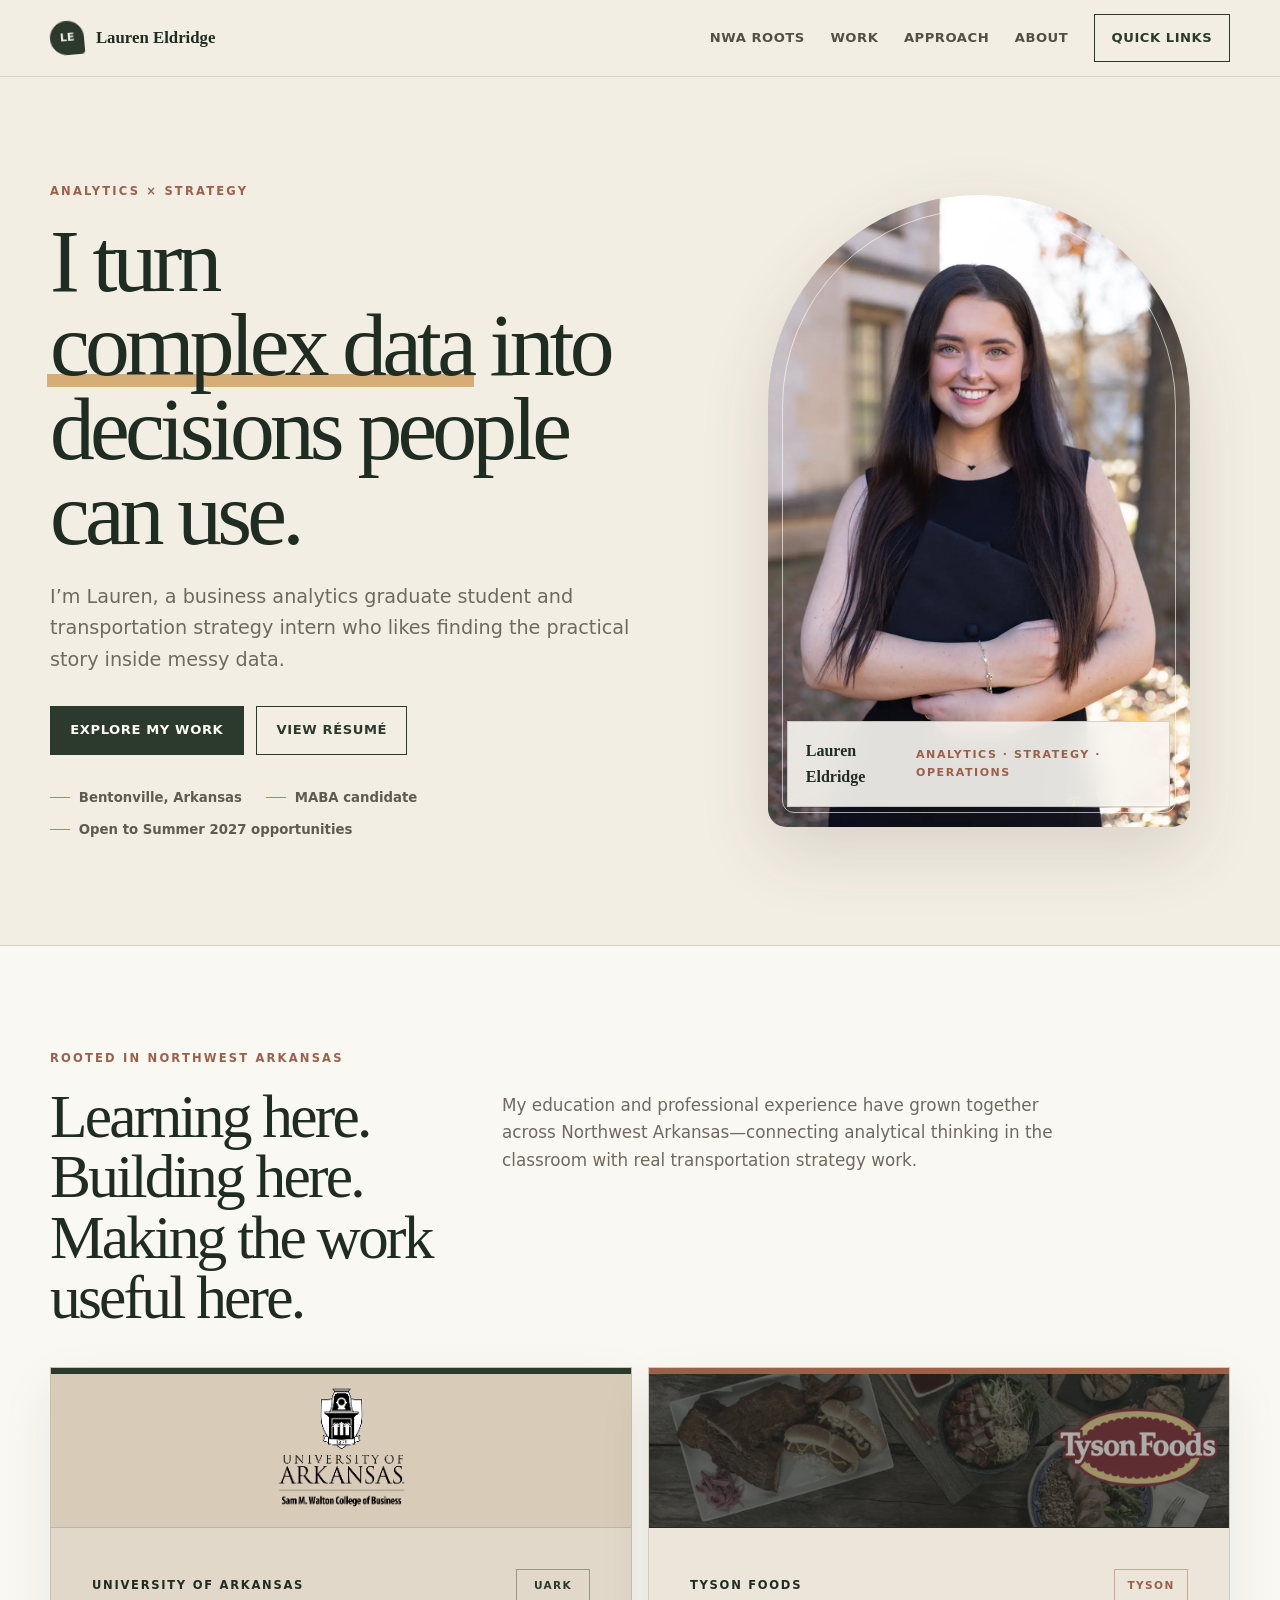
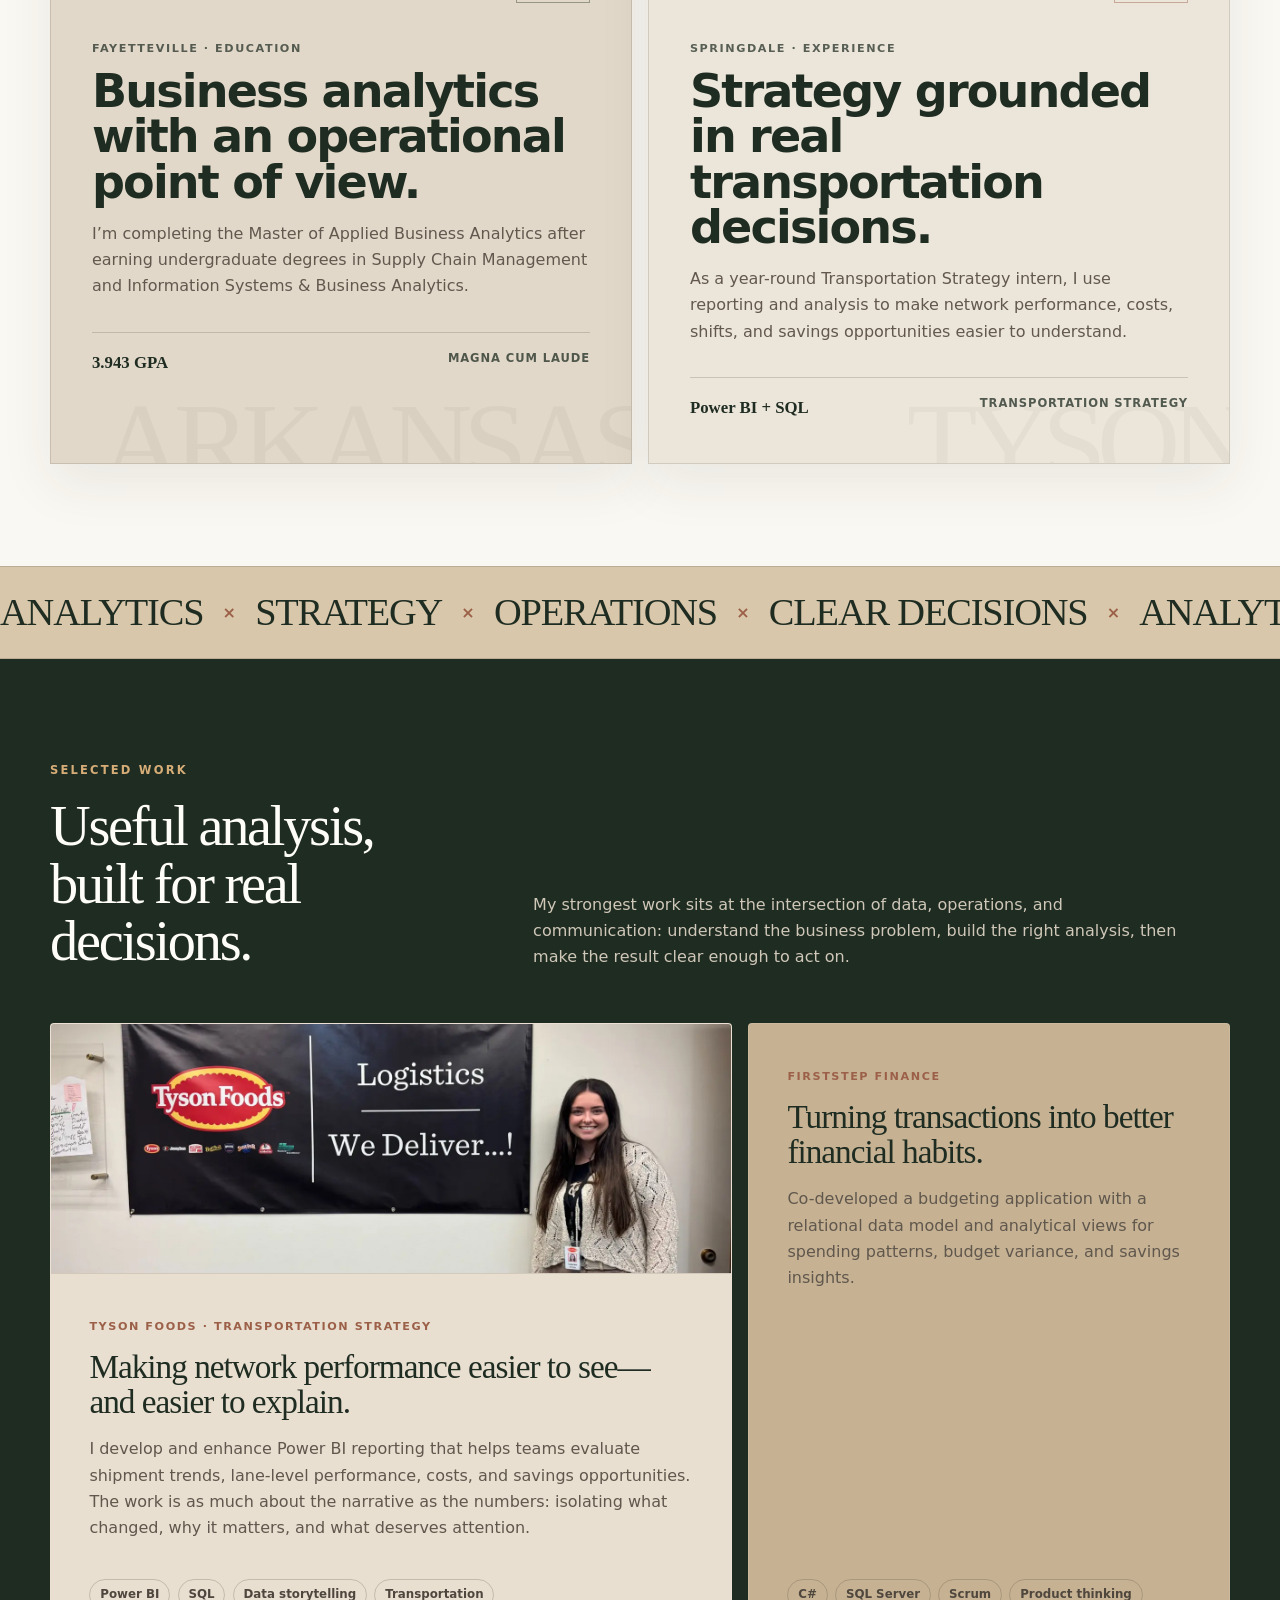
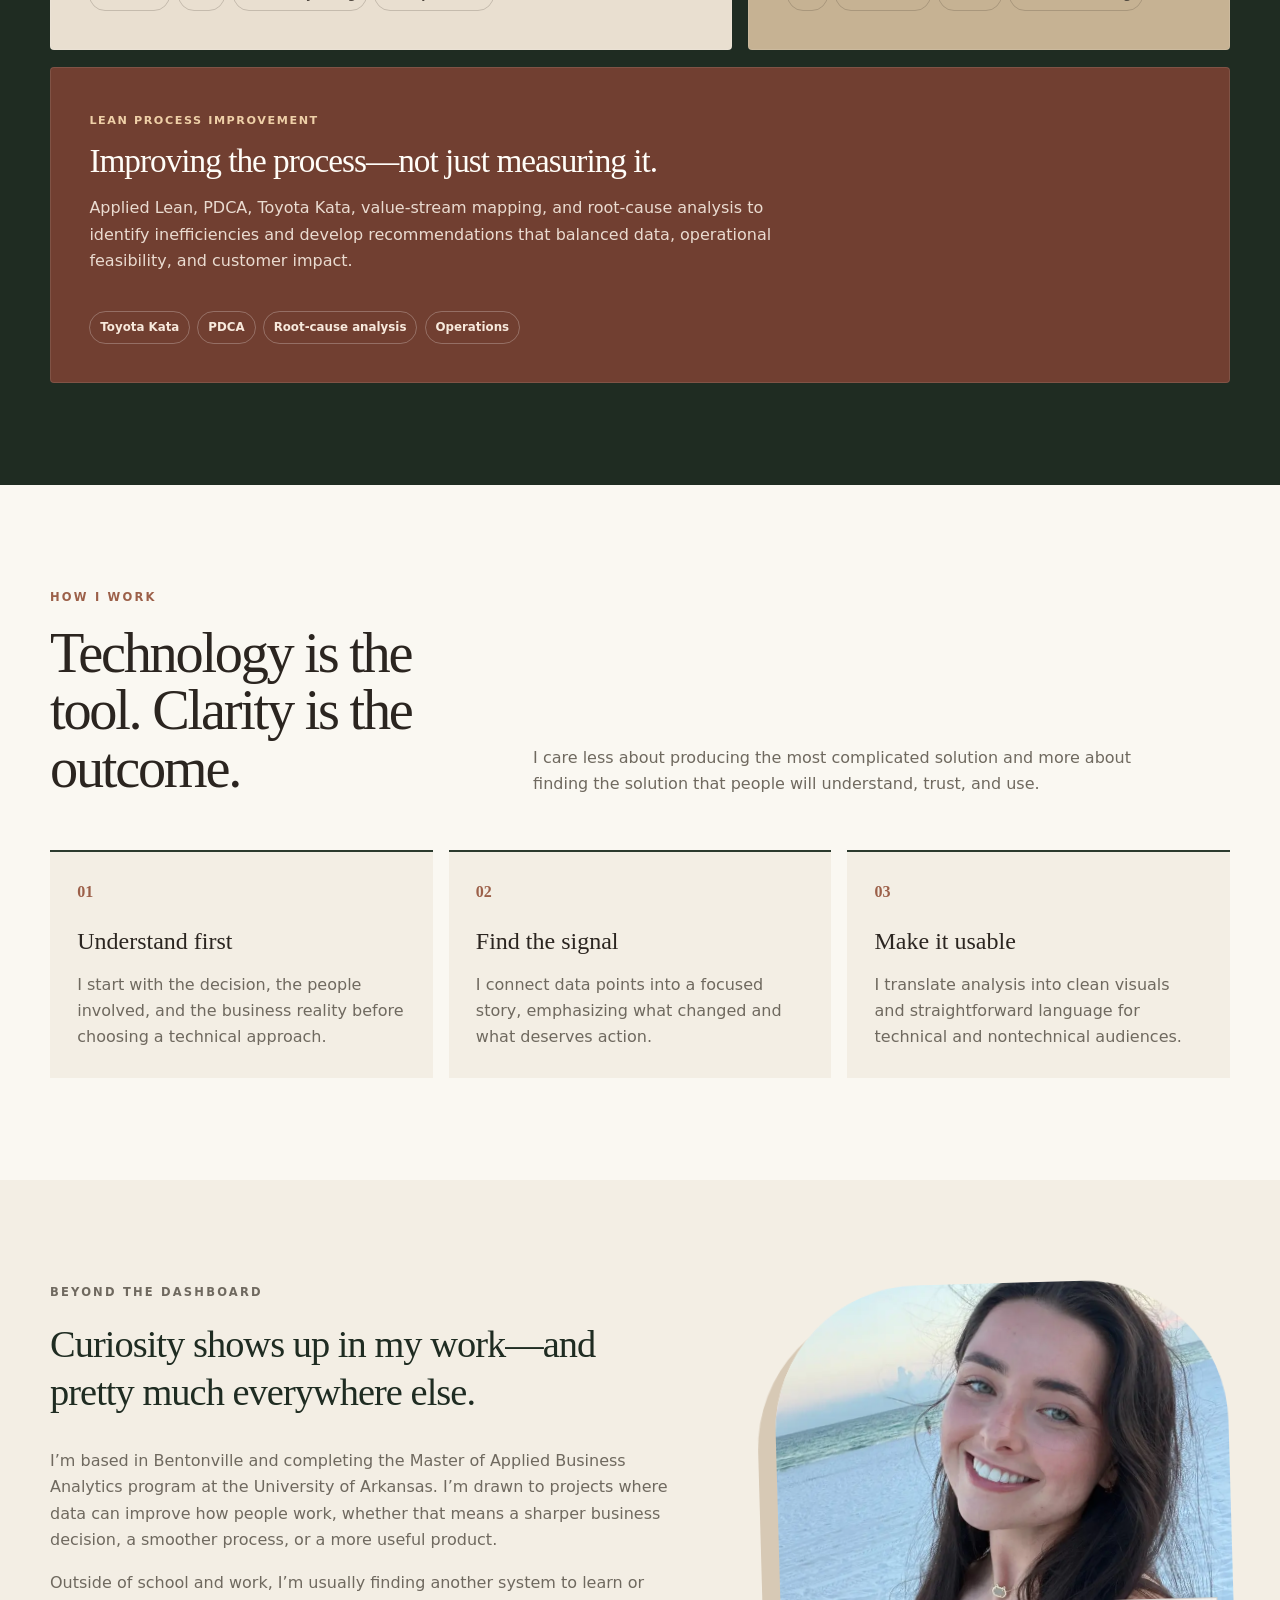
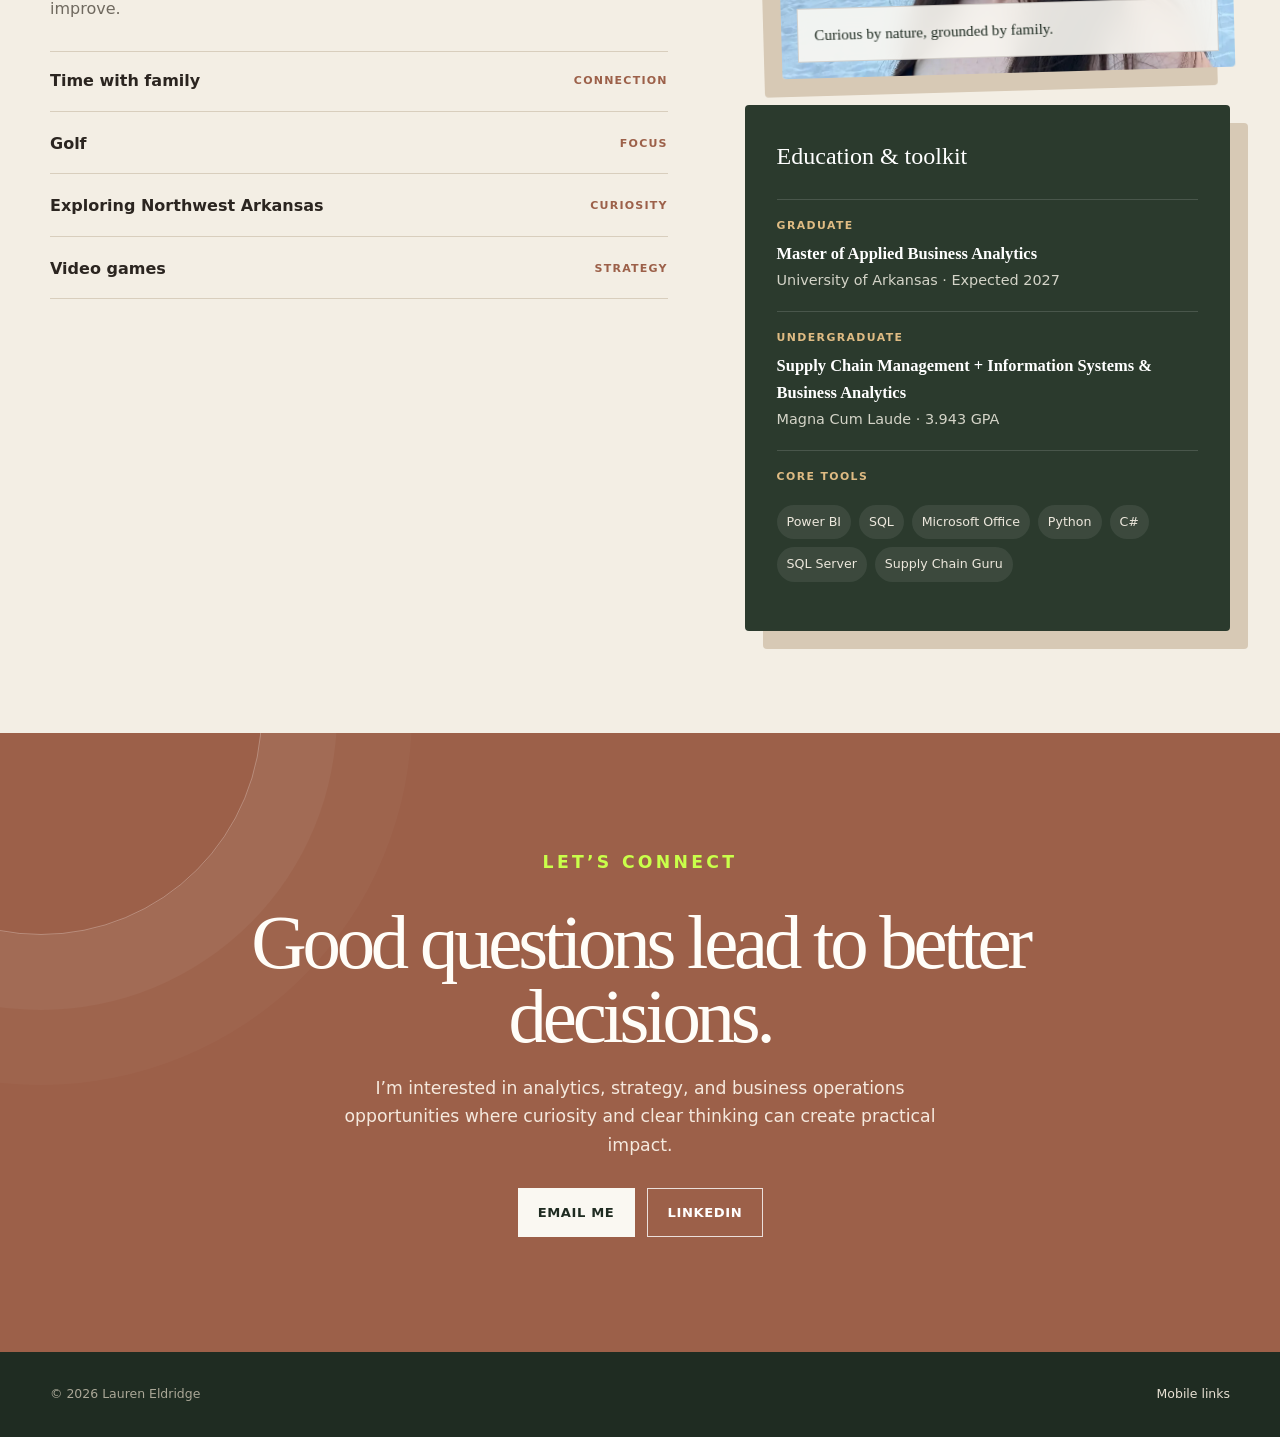
<file: docs/index.html>
<!doctype html>
<html lang="en">
<head>
  <meta charset="utf-8">
  <meta name="viewport" content="width=device-width, initial-scale=1">
  <meta name="description" content="Lauren Eldridge is an analytics and strategy professional translating complex data into clear, useful business decisions.">
  <title>Lauren Eldridge | Analytics & Strategy</title>
  <script>document.documentElement.classList.add('js');try{if(sessionStorage.getItem('lauren-intro-seen'))document.documentElement.classList.add('intro-seen')}catch(e){}</script>
  <link rel="stylesheet" href="styles.css">
  <link rel="icon" type="image/svg+xml" href="data:image/svg+xml,%3Csvg xmlns='http://www.w3.org/2000/svg' viewBox='0 0 64 64'%3E%3Crect width='64' height='64' rx='18' fill='%23081a35'/%3E%3Cpath d='M17 17v30h27v-8H26V17z' fill='%23c9ff4a'/%3E%3C/svg%3E">
</head>
<body>
  <a class="skip-link" href="#main">Skip to content</a>
  <div class="site-intro" id="site-intro" aria-label="Opening introduction">
    <button class="intro-skip" id="intro-skip" type="button">Skip intro</button>
    <div class="intro-inner">
      <p class="intro-label">Lauren Eldridge · Analytics × Strategy</p>
      <div class="intro-message"><span>Find the signal.</span><span>Make it useful.</span></div>
      <div class="intro-bars" aria-hidden="true"><i></i><i></i><i></i><i></i><i></i><i></i><i></i></div>
      <p class="intro-foot">from information → to action</p>
    </div>
  </div>
  <div class="scroll-progress" aria-hidden="true"><span id="scroll-progress-bar"></span></div>
  <header class="site-header">
    <nav class="nav" aria-label="Primary navigation">
      <a class="brand" href="index.html"><span class="brand-mark" aria-hidden="true">LE</span><span class="brand-text">Lauren Eldridge</span></a>
      <div class="nav-links">
        <a href="#roots">NWA roots</a>
        <a href="#work">Work</a>
        <a href="#approach">Approach</a>
        <a href="#about">About</a>
        <a class="nav-cta" href="links.html">Quick links</a>
      </div>
    </nav>
  </header>

  <main id="main">
    <section class="hero" aria-labelledby="hero-title">
      <div>
        <p class="eyebrow">Analytics × Strategy</p>
        <h1 id="hero-title">I turn <span class="hero-highlight">complex data</span> into decisions people can use.</h1>
        <p class="hero-copy">I’m Lauren, a business analytics graduate student and transportation strategy intern who likes finding the practical story inside messy data.</p>
        <div class="button-row">
          <a class="button primary" href="#work">Explore my work</a>
          <a class="button secondary" href="assets/lauren-eldridge-resume.pdf" target="_blank" rel="noopener">View résumé</a>
        </div>
        <div class="hero-facts" aria-label="Quick facts">
          <span>Bentonville, Arkansas</span>
          <span>MABA candidate</span>
          <span>Open to Summer 2027 opportunities</span>
        </div>
      </div>
      <figure class="hero-visual tilt-card" data-tilt>
        <img src="assets/lauren-portrait.webp" alt="Lauren Eldridge smiling outdoors in graduation attire">
        <figcaption class="visual-caption"><strong>Lauren Eldridge</strong><span>analytics · strategy · operations</span></figcaption>
      </figure>
    </section>

    <section class="roots" id="roots" aria-labelledby="roots-title">
      <div class="roots-intro">
        <p class="eyebrow">Rooted in Northwest Arkansas</p>
        <h2 id="roots-title">Learning here. Building here. Making the work useful here.</h2>
        <p>My education and professional experience have grown together across Northwest Arkansas—connecting analytical thinking in the classroom with real transportation strategy work.</p>
      </div>
      <div class="roots-grid">
        <article class="roots-card arkansas-card tilt-card" data-tilt>
          <div class="roots-brand-media arkansas-media"><img src="assets/walton-logo.png" alt="University of Arkansas Sam M. Walton College of Business"></div>
          <div class="roots-card-content">
            <div class="roots-card-top"><span class="roots-label">University of Arkansas</span><span class="roots-code" aria-hidden="true">UARK</span></div>
            <div>
              <p class="roots-kicker">Fayetteville · Education</p>
              <h3>Business analytics with an operational point of view.</h3>
              <p>I’m completing the Master of Applied Business Analytics after earning undergraduate degrees in Supply Chain Management and Information Systems &amp; Business Analytics.</p>
            </div>
            <div class="roots-proof"><strong>3.943 GPA</strong><span>Magna Cum Laude</span></div>
          </div>
        </article>
        <article class="roots-card tyson-card tilt-card" data-tilt>
          <div class="roots-brand-media tyson-media"><img src="assets/tyson-header.webp" alt="Tyson Foods food and brand banner"></div>
          <div class="roots-card-content">
            <div class="roots-card-top"><span class="roots-label">Tyson Foods</span><span class="roots-code" aria-hidden="true">TYSON</span></div>
            <div>
              <p class="roots-kicker">Springdale · Experience</p>
              <h3>Strategy grounded in real transportation decisions.</h3>
              <p>As a year-round Transportation Strategy intern, I use reporting and analysis to make network performance, costs, shifts, and savings opportunities easier to understand.</p>
            </div>
            <div class="roots-proof"><strong>Power BI + SQL</strong><span>Transportation Strategy</span></div>
          </div>
        </article>
      </div>
    </section>

    <div class="marquee" aria-label="Analytics, strategy, operations, and clear decisions">
      <div class="marquee-track" aria-hidden="true">
        <span>ANALYTICS</span><b>×</b><span>STRATEGY</span><b>×</b><span>OPERATIONS</span><b>×</b><span>CLEAR DECISIONS</span><b>×</b>
        <span>ANALYTICS</span><b>×</b><span>STRATEGY</span><b>×</b><span>OPERATIONS</span><b>×</b><span>CLEAR DECISIONS</span><b>×</b>
      </div>
    </div>

    <section class="section dark" id="work" aria-labelledby="work-title">
      <div class="section-heading">
        <div><p class="eyebrow">Selected work</p><h2 id="work-title">Useful analysis, built for real decisions.</h2></div>
        <p>My strongest work sits at the intersection of data, operations, and communication: understand the business problem, build the right analysis, then make the result clear enough to act on.</p>
      </div>
      <div class="work-grid">
        <article class="work-card work-card-featured tilt-card" data-tilt>
          <img class="work-image" src="assets/lauren-tyson.webp" alt="Lauren standing beside the Tyson Foods Logistics sign">
          <div class="work-card-body">
            <div>
            <span class="card-kicker">Tyson Foods · Transportation Strategy</span>
            <h3>Making network performance easier to see—and easier to explain.</h3>
            <p>I develop and enhance Power BI reporting that helps teams evaluate shipment trends, lane-level performance, costs, and savings opportunities. The work is as much about the narrative as the numbers: isolating what changed, why it matters, and what deserves attention.</p>
            </div>
            <div class="tags"><span class="tag">Power BI</span><span class="tag">SQL</span><span class="tag">Data storytelling</span><span class="tag">Transportation</span></div>
          </div>
        </article>

        <article class="work-card tilt-card" data-tilt>
          <div>
            <span class="card-kicker">FirstStep Finance</span>
            <h3>Turning transactions into better financial habits.</h3>
            <p>Co-developed a budgeting application with a relational data model and analytical views for spending patterns, budget variance, and savings insights.</p>
          </div>
          <div class="tags"><span class="tag">C#</span><span class="tag">SQL Server</span><span class="tag">Scrum</span><span class="tag">Product thinking</span></div>
        </article>

        <article class="work-card tilt-card" data-tilt>
          <div>
            <span class="card-kicker">Lean Process Improvement</span>
            <h3>Improving the process—not just measuring it.</h3>
            <p>Applied Lean, PDCA, Toyota Kata, value-stream mapping, and root-cause analysis to identify inefficiencies and develop recommendations that balanced data, operational feasibility, and customer impact.</p>
          </div>
          <div class="tags"><span class="tag">Toyota Kata</span><span class="tag">PDCA</span><span class="tag">Root-cause analysis</span><span class="tag">Operations</span></div>
        </article>
      </div>
    </section>

    <section class="section white" id="approach" aria-labelledby="approach-title">
      <div class="section-heading">
        <div><p class="eyebrow">How I work</p><h2 id="approach-title">Technology is the tool. Clarity is the outcome.</h2></div>
        <p>I care less about producing the most complicated solution and more about finding the solution that people will understand, trust, and use.</p>
      </div>
      <div class="principles">
        <article class="principle"><span class="number">01</span><h3>Understand first</h3><p>I start with the decision, the people involved, and the business reality before choosing a technical approach.</p></article>
        <article class="principle"><span class="number">02</span><h3>Find the signal</h3><p>I connect data points into a focused story, emphasizing what changed and what deserves action.</p></article>
        <article class="principle"><span class="number">03</span><h3>Make it usable</h3><p>I translate analysis into clean visuals and straightforward language for technical and nontechnical audiences.</p></article>
      </div>
    </section>

    <section class="section" id="about" aria-labelledby="about-title">
      <div class="profile-grid">
        <div class="profile-copy">
          <p class="eyebrow">Beyond the dashboard</p>
          <h2 id="about-title" class="lead">Curiosity shows up in my work—and pretty much everywhere else.</h2>
          <p>I’m based in Bentonville and completing the Master of Applied Business Analytics program at the University of Arkansas. I’m drawn to projects where data can improve how people work, whether that means a sharper business decision, a smoother process, or a more useful product.</p>
          <p>Outside of school and work, I’m usually finding another system to learn or improve.</p>
          <div class="interest-list" aria-label="Personal interests">
            <div class="interest"><span>Time with family</span><span>Connection</span></div>
            <div class="interest"><span>Golf</span><span>Focus</span></div>
            <div class="interest"><span>Exploring Northwest Arkansas</span><span>Curiosity</span></div>
            <div class="interest"><span>Video games</span><span>Strategy</span></div>
          </div>
        </div>
        <div class="about-side">
          <figure class="about-photo tilt-card" data-tilt><img src="assets/lauren-personal.webp" alt="Lauren smiling during a sunset trip"><figcaption>Curious by nature, grounded by family.</figcaption></figure>
          <aside class="details-panel" aria-label="Education and skills">
            <h3>Education & toolkit</h3>
            <div class="detail"><small>Graduate</small><strong>Master of Applied Business Analytics</strong><span>University of Arkansas · Expected 2027</span></div>
            <div class="detail"><small>Undergraduate</small><strong>Supply Chain Management + Information Systems & Business Analytics</strong><span>Magna Cum Laude · 3.943 GPA</span></div>
            <div class="detail"><small>Core tools</small><div class="skill-cloud"><span>Power BI</span><span>SQL</span><span>Microsoft Office</span><span>Python</span><span>C#</span><span>SQL Server</span><span>Supply Chain Guru</span></div></div>
          </aside>
        </div>
      </div>
    </section>

    <section class="contact" id="contact" aria-labelledby="contact-title">
      <div class="contact-inner">
        <p class="eyebrow" style="color:#c9ff4a">Let’s connect</p>
        <h2 id="contact-title">Good questions lead to better decisions.</h2>
        <p>I’m interested in analytics, strategy, and business operations opportunities where curiosity and clear thinking can create practical impact.</p>
        <div class="button-row" style="justify-content:center;margin-bottom:0">
          <a class="button primary" href="mailto:laurendian04@gmail.com">Email me</a>
          <a class="button secondary" href="https://www.linkedin.com/in/eldridgelauren/" target="_blank" rel="noopener">LinkedIn</a>
        </div>
      </div>
    </section>
  </main>

  <footer class="site-footer"><span>© <span id="year">2026</span> Lauren Eldridge</span><span><a href="links.html">Mobile links</a></span></footer>
  <script>document.getElementById('year').textContent = new Date().getFullYear();</script>
  <script src="interactions.js"></script>
</body>
</html>
</file>
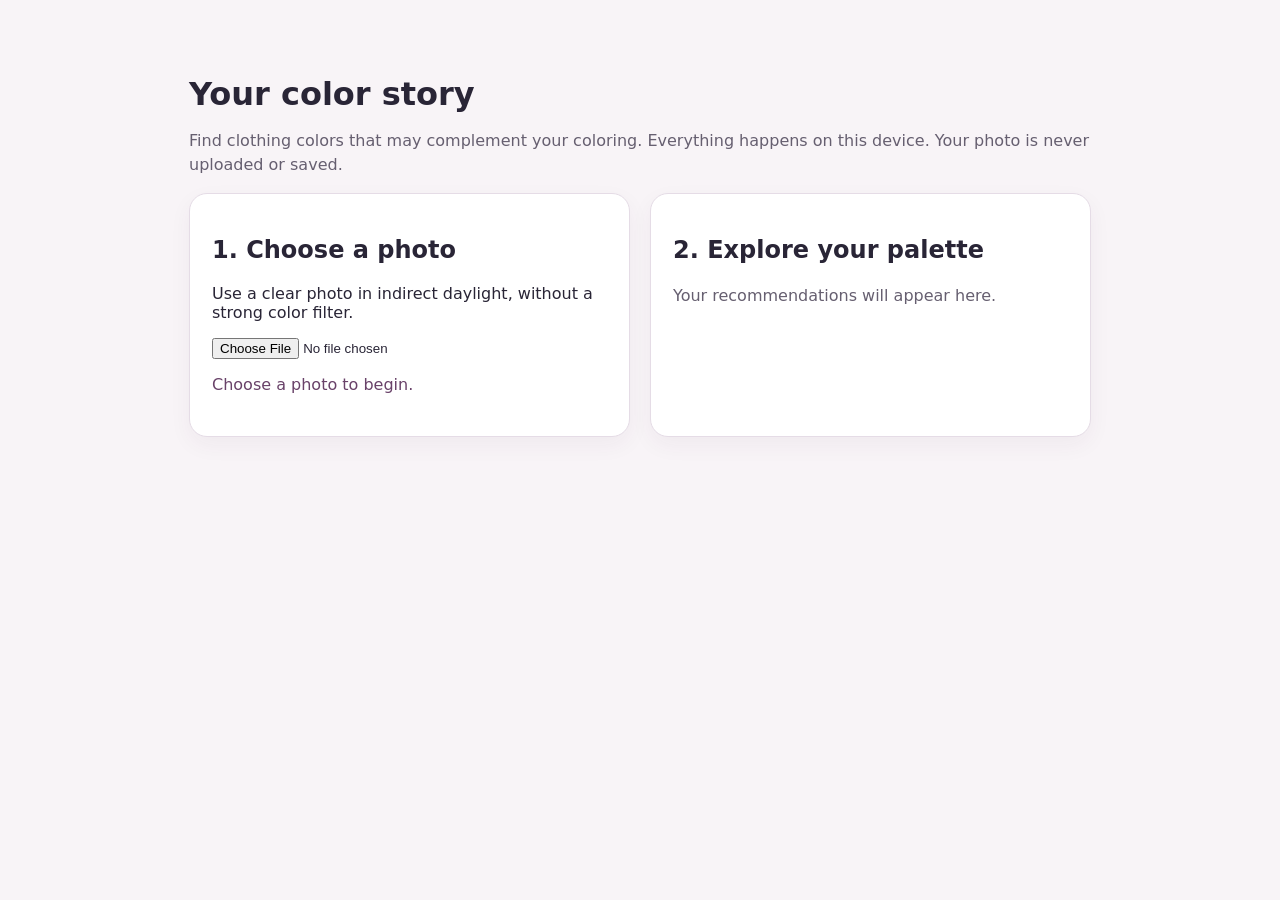
<file: color-story-widget.html>
<!doctype html><html lang="en"><meta charset="utf-8"><meta name="viewport" content="width=device-width,initial-scale=1"><title>Personal Color Story</title><style>:root{font-family:system-ui;color:#292536;background:#f8f4f7}*{box-sizing:border-box}main{max-width:950px;margin:30px auto;padding:24px}h1{margin-bottom:4px}.lead,.hint{color:#665f70;line-height:1.5}.grid{display:grid;grid-template-columns:1fr 1fr;gap:20px}.card{background:white;border:1px solid #e5dce6;border-radius:18px;padding:22px;box-shadow:0 8px 22px #49314d0d}input[type=file]{display:block;margin:16px 0;max-width:100%}canvas{width:100%;height:auto;border-radius:10px;cursor:crosshair;background:#eee;display:block;max-height:none}button{font:inherit;border:0;background:#653f76;color:white;border-radius:9px;padding:10px 14px;cursor:pointer;margin:6px 5px 6px 0}button:disabled{opacity:.5;cursor:default}.active{background:#ad4f77}.chip{display:inline-flex;align-items:center;gap:7px;margin:7px 8px 7px 0}.dot{width:23px;height:23px;border-radius:50%;border:1px solid #777}.swatches{display:grid;grid-template-columns:repeat(4,1fr);gap:10px;margin-top:15px}.swatch{height:90px;border-radius:10px;border:1px solid #ddd;display:flex;align-items:end;justify-content:center;padding:6px;color:#fff;text-shadow:0 1px 3px #000,0 0 2px #000;font-size:13px;text-align:center}#result[hidden],#preview[hidden]{display:none}.note{background:#f4ecf5;padding:12px;border-radius:10px}.status{min-height:23px;color:#694269}@media(max-width:730px){.grid{grid-template-columns:1fr}.swatches{grid-template-columns:repeat(2,1fr)}}
</style><main><h1>Your color story</h1><p class="lead">Find clothing colors that may complement your coloring. Everything happens on this device. Your photo is never uploaded or saved.</p><div class="grid"><section class="card"><h2>1. Choose a photo</h2><label for="file">Use a clear photo in indirect daylight, without a strong color filter.</label><input id="file" type="file" accept="image/*"><div id="preview" hidden><canvas id="canvas" aria-label="Uploaded portrait; click to sample a color"></canvas><p class="hint">Click an even patch of skin on a cheek or forehead, then hair away from highlights, then the iris if visible. Choose the sample type below before each click.</p><button class="active" type="button" data-part="skin">Sample skin</button><button type="button" data-part="hair">Sample hair</button><button type="button" data-part="eyes">Sample eyes</button><p id="samples"></p><button id="analyze" type="button" disabled>Show color story</button></div><p id="status" class="status" role="status">Choose a photo to begin.</p></section><section class="card"><h2>2. Explore your palette</h2><div id="result" hidden><p id="story"></p><h3>Colors to try wearing</h3><div id="palette" class="swatches"></div><h3>Easy neutrals</h3><p id="neutrals"></p><h3>Try near your face</h3><p id="tip"></p><p class="note">This is a style suggestion based on three sampled colors. Lighting, makeup, hair dye, reflections, and camera settings can change the result. Compare fabrics against your face in daylight before deciding.</p></div><p id="empty" class="hint">Your recommendations will appear here.</p></section></div></main><script>
const $=id=>document.getElementById(id),canvas=$('canvas'),ctx=canvas.getContext('2d',{willReadFrequently:true});let current='skin',samples={},image=null;const labels={skin:'Skin',hair:'Hair',eyes:'Eyes'};
document.querySelectorAll('[data-part]').forEach(b=>b.onclick=()=>{current=b.dataset.part;document.querySelectorAll('[data-part]').forEach(x=>x.classList.toggle('active',x===b));$('status').textContent='Click the photo to sample '+current+'.'});
async function decodePhoto(file){
  if(typeof createImageBitmap==='function')try{return await createImageBitmap(file,{imageOrientation:'from-image'})}catch(_){}
  return await new Promise((resolve,reject)=>{const url=URL.createObjectURL(file),im=new Image();im.onload=()=>{URL.revokeObjectURL(url);resolve(im)};im.onerror=()=>{URL.revokeObjectURL(url);reject(new Error('decode failed'))};im.src=url});
}
$('file').onchange=async()=>{const f=$('file').files[0];if(!f)return;
  $('status').textContent='Opening '+f.name+'…';$('preview').hidden=true;$('result').hidden=true;$('empty').hidden=false;
  if(!f.type.startsWith('image/')&&!/\.(jpe?g|png|webp|gif|avif|heic|heif)$/i.test(f.name)){$('status').textContent='Select a photo file such as JPG, PNG, or WebP.';return}
  try{const im=await decodePhoto(f);const w=im.width,h=im.height;if(!w||!h)throw Error('invalid size');image=im;const scale=Math.min(1,900/w,900/h);canvas.width=Math.max(1,Math.round(w*scale));canvas.height=Math.max(1,Math.round(h*scale));ctx.drawImage(im,0,0,canvas.width,canvas.height);samples={};renderSamples();$('preview').hidden=false;$('status').textContent='Photo opened. Click an even patch of skin to start.'}
  catch(err){const format=/\.(heic|heif)$/i.test(f.name)||/heic|heif/i.test(f.type);$('status').textContent=format?'This looks like a HEIC/HEIF photo, which this browser cannot decode. Export it as a JPG or PNG, then select that copy.':'This browser could not decode '+f.name+'. Try a JPG or PNG copy, or take a screenshot of the photo and select the screenshot.'}
};
canvas.onclick=e=>{if(!image)return;const r=canvas.getBoundingClientRect(),x=Math.floor((e.clientX-r.left)/r.width*canvas.width),y=Math.floor((e.clientY-r.top)/r.height*canvas.height),size=5,values=[];for(let yy=Math.max(0,y-size);yy<=Math.min(canvas.height-1,y+size);yy++)for(let xx=Math.max(0,x-size);xx<=Math.min(canvas.width-1,x+size);xx++){const d=ctx.getImageData(xx,yy,1,1).data;values.push([d[0],d[1],d[2]])}const median=i=>values.map(v=>v[i]).sort((a,b)=>a-b)[Math.floor(values.length/2)];samples[current]=[median(0),median(1),median(2)];renderSamples();$('status').textContent=labels[current]+' color sampled. '+(Object.keys(samples).length<3?'Choose the next sample.':'Ready to show your story.')};
function hex(c){return '#'+c.map(n=>n.toString(16).padStart(2,'0')).join('')}function renderSamples(){$('samples').replaceChildren();for(const part of ['skin','hair','eyes']){const span=document.createElement('span');span.className='chip';const dot=document.createElement('span');dot.className='dot';dot.style.background=samples[part]?hex(samples[part]):'#eee';span.append(dot,document.createTextNode(labels[part]+': '+(samples[part]?hex(samples[part]):'not sampled')));$('samples').append(span)}$('analyze').disabled=!['skin','hair','eyes'].every(k=>samples[k])}function light(c){return .2126*c[0]+.7152*c[1]+.0722*c[2]}
const palettes={warm_soft:{name:'soft and warm',colors:[['Terracotta','#b45f4b'],['Sage','#829578'],['Warm teal','#397d77'],['Apricot','#e3a678'],['Olive','#7a8246'],['Cream','#e6d8b5'],['Dusty coral','#c77972'],['Moss','#536b4a']],neutrals:'Ivory, camel, mushroom, and warm charcoal.',tip:'Compare terracotta with a cool fuchsia in daylight. See which makes your skin look more even.'},warm_bright:{name:'clear and warm',colors:[['Coral','#e7694e'],['Tomato red','#dc4536'],['Turquoise','#21a9a0'],['Leaf green','#69a84f'],['Golden yellow','#e5ad25'],['Peach','#f5aa83'],['Warm navy','#294b69'],['Ivory','#f4e9d3']],neutrals:'Cream, warm navy, caramel, and chocolate.',tip:'Compare clear coral against muted dusty rose next to your face.'},cool_soft:{name:'soft and cool',colors:[['Dusty rose','#b77c96'],['Slate blue','#718eab'],['Mauve','#9a799e'],['Soft navy','#435973'],['Cool sage','#829d93'],['Plum','#754b77'],['Lavender','#b4a3d3'],['Berry','#a55578']],neutrals:'Soft white, gray, taupe, and slate.',tip:'Compare dusty rose against bright orange in daylight.'},cool_bright:{name:'clear and cool',colors:[['Cobalt','#3159bc'],['Fuchsia','#cb3a91'],['Emerald','#198871'],['True red','#c62947'],['Royal purple','#683ca6'],['Icy pink','#e4b6d9'],['Deep navy','#243d78'],['White','#f4f7fc']],neutrals:'Crisp white, black, charcoal, and cool navy.',tip:'Compare cobalt against muted tan near your face.'}};
$('analyze').onclick=()=>{const s=samples.skin,h=samples.hair,e=samples.eyes;const warmth=(s[0]-s[2])-.55*(s[1]-s[2]);const warm=warmth>13;const contrast=Math.max(Math.abs(light(s)-light(h)),Math.abs(light(s)-light(e)));const vivid=contrast>55;const p=palettes[(warm?'warm':'cool')+'_'+(vivid?'bright':'soft')];$('story').textContent='Your sampled colors suggest a '+p.name+' palette. The skin sample leaned '+(warm?'warmer':'cooler')+' in this photo, while the difference between the sampled skin, hair, and eyes suggests '+(vivid?'higher':'lower')+' contrast. These are visual clues, not a definitive season or measurement of undertone.';$('palette').replaceChildren();for(const [name,color] of p.colors){const sw=document.createElement('div');sw.className='swatch';sw.style.background=color;sw.textContent=name+' · '+color;$('palette').append(sw)}$('neutrals').textContent=p.neutrals;$('tip').textContent=p.tip;$('result').hidden=false;$('empty').hidden=true;$('status').textContent='Palette ready. Try resampling if a highlight or shadow changed the result.'};
</script></html>
</file>
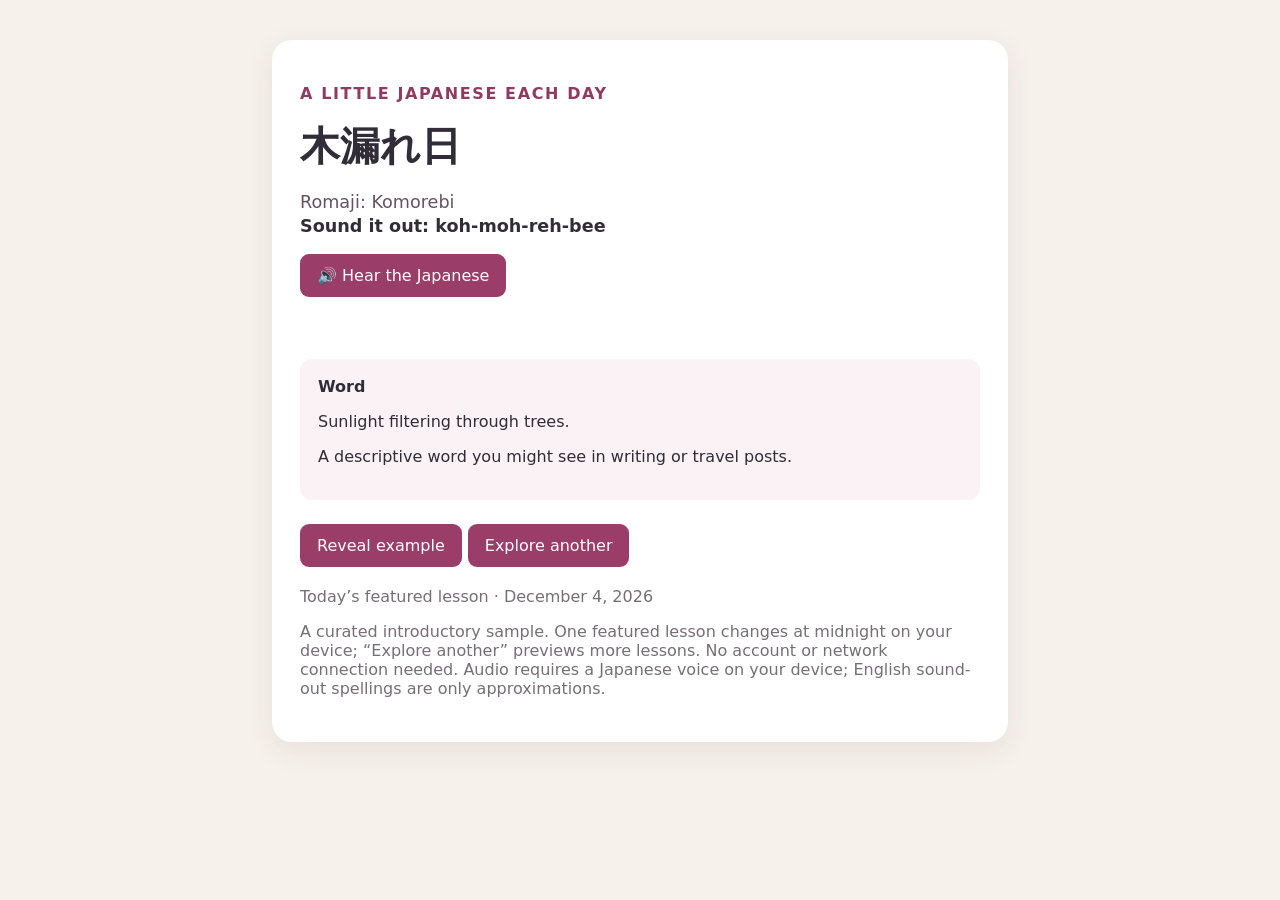
<file: japanese-daily-widget.html>
<!doctype html><html lang="en"><meta charset="utf-8"><meta name="viewport" content="width=device-width,initial-scale=1"><title>One Thing in Japanese Today</title><style>body{font:16px system-ui;background:#f7f1ec;color:#302d39;margin:0}main{max-width:680px;margin:40px auto;padding:28px;background:#fff;border-radius:20px;box-shadow:0 8px 30px #36231515}.tag{color:#8f3a63;font-weight:700;text-transform:uppercase;letter-spacing:.1em}#term{font-size:2.5rem;margin:12px 0}#romaji{font-size:1.1rem;color:#675264;margin-bottom:3px}#soundout{font-size:1.1rem;font-weight:650;margin:4px 0 14px}#audioStatus{min-height:1.4em;color:#675264}section{background:#faf2f4;border-radius:12px;padding:18px;margin:20px 0}button{background:#9b3d69;color:white;border:0;padding:12px 17px;border-radius:9px;font:inherit;cursor:pointer;margin:4px 6px 4px 0}.muted{color:#766f75}#quiz{min-height:26px}</style><main><p class="tag">A little Japanese each day</p><h1 id="term"></h1><p id="romaji"></p><p id="soundout"></p><button id="listen" type="button">🔊 Hear the Japanese</button><p id="audioStatus" role="status"></p><section><strong id="category"></strong><p id="meaning"></p><p id="context"></p></section><button id="reveal">Reveal example</button><button id="next">Explore another</button><p id="example" aria-live="polite"></p><p class="muted" id="date"></p><p class="muted">A curated introductory sample. One featured lesson changes at midnight on your device; “Explore another” previews more lessons. No account or network connection needed. Audio requires a Japanese voice on your device; English sound-out spellings are only approximations.</p></main><script>const lessons=[{cat:'Phrase',term:'おはようございます',soundout:'oh-HAH-yoh goh-ZAH-ee-mahs',romaji:'Ohayō gozaimasu',meaning:'Good morning (polite).',context:'Use it to greet a teacher, coworker, or someone you do not know well.',example:'おはようございます、田中さん。 / Good morning, Tanaka-san.'},{cat:'Culture',term:'いただきます',soundout:'ee-tah-dah-KEE-mahs',romaji:'Itadakimasu',meaning:'A phrase commonly said before eating.',context:'It expresses appreciation for the meal and what made it possible; it is not a literal equivalent of “bon appétit.”',example:'Before starting a meal together: いただきます。'},{cat:'Phrase',term:'ありがとうございます',soundout:'ah-ree-GAH-toh goh-ZAH-ee-mahs',romaji:'Arigatō gozaimasu',meaning:'Thank you (polite).',context:'A useful choice in shops and with people you have just met.',example:'助けてくれてありがとうございます。 / Thank you for helping me.'},{cat:'Culture',term:'おつかれさまです',soundout:'oht-soo-KAH-reh-sah-mah dess',romaji:'Otsukaresama desu',meaning:'A common workplace acknowledgment.',context:'Often used to greet colleagues or recognize their work; its meaning depends on context.',example:'At the end of a team meeting: おつかれさまです。'},{cat:'Phrase',term:'すみません',soundout:'soo-mee-MAH-sen',romaji:'Sumimasen',meaning:'Excuse me; sorry; sometimes thank you.',context:'Useful for getting attention politely, apologizing, or acknowledging an inconvenience.',example:'すみません、駅はどこですか。 / Excuse me, where is the station?'},{cat:'Culture',term:'靴を脱ぐ',soundout:'koo-tsoo oh noo-goo',romaji:'Kutsu o nugu',meaning:'To take off your shoes.',context:'Many homes have an entrance area called a genkan where outdoor shoes are removed.',example:'玄関で靴を脱ぎます。 / I take off my shoes at the entrance.'},{cat:'Phrase',term:'お願いします',soundout:'oh-neh-GAH-ee-shee-mahs',romaji:'Onegaishimasu',meaning:'Please; I would appreciate it.',context:'Used when making requests and in many introductions or cooperative activities.',example:'よろしくお願いします。 / I look forward to working with you.'},{cat:'Word',term:'木漏れ日',soundout:'koh-moh-reh-bee',romaji:'Komorebi',meaning:'Sunlight filtering through trees.',context:'A descriptive word you might see in writing or travel posts.',example:'公園の木漏れ日がきれいです。 / The sunlight through the trees in the park is beautiful.'},{cat:'Phrase',term:'大丈夫です',soundout:'dye-JOH-boo dess',romaji:'Daijōbu desu',meaning:'It is okay; I am fine.',context:'Depending on tone and situation, this can accept reassurance or politely decline an offer.',example:'お水はいりますか。大丈夫です。 / Would you like water? I am okay.'},{cat:'Culture',term:'花見',soundout:'hah-nah-mee',romaji:'Hanami',meaning:'Viewing flowers, especially cherry blossoms.',context:'People may gather outdoors during the spring blossom season.',example:'春に友達と花見をします。 / I go cherry blossom viewing with friends in spring.'},{cat:'Word',term:'猫',soundout:'neh-koh',romaji:'Neko',meaning:'Cat.',context:'An easy everyday noun. The particle が can mark the subject of a sentence.',example:'猫が好きです。 / I like cats.'},{cat:'Phrase',term:'またね',soundout:'mah-tah neh',romaji:'Mata ne',meaning:'See you later (casual).',context:'Use with friends; choose a more formal goodbye in professional situations.',example:'またね、明日！ / See you tomorrow!'}];const $=id=>document.getElementById(id);const d=new Date(),day=Math.floor(Date.UTC(d.getFullYear(),d.getMonth(),d.getDate())/86400000);let index=((day%lessons.length)+lessons.length)%lessons.length;function show(){if('speechSynthesis' in window)window.speechSynthesis.cancel();const l=lessons[index];$('term').textContent=l.term;$('romaji').textContent='Romaji: '+l.romaji;$('soundout').textContent='Sound it out: '+l.soundout;$('audioStatus').textContent='';$('category').textContent=l.cat;$('meaning').textContent=l.meaning;$('context').textContent=l.context;$('example').textContent='';$('reveal').textContent='Reveal example';$('date').textContent=(index===((day%lessons.length)+lessons.length)%lessons.length?'Today’s featured lesson · ':'Extra lesson · ')+d.toLocaleDateString(undefined,{year:'numeric',month:'long',day:'numeric'})}$('listen').onclick=()=>{if(!('speechSynthesis' in window)){$('audioStatus').textContent='Audio is unavailable in this browser. Use the sound-out guide below the Japanese text.';return}const voices=window.speechSynthesis.getVoices(),voice=voices.find(v=>/^ja(-|_)/i.test(v.lang));if(!voice){$('audioStatus').textContent='No Japanese voice is installed on this device. The sound-out guide is still available.';return}window.speechSynthesis.cancel();const utterance=new SpeechSynthesisUtterance(lessons[index].term);utterance.lang='ja-JP';utterance.voice=voice;utterance.rate=.82;utterance.onerror=()=>{$('audioStatus').textContent='Audio could not play on this device.'};$('audioStatus').textContent='Playing with '+voice.name+'…';window.speechSynthesis.speak(utterance)};$('reveal').onclick=()=>{$('example').textContent=lessons[index].example;$('reveal').textContent='Example shown'};$('next').onclick=()=>{index=(index+1)%lessons.length;show()};show()</script></html>
</file>
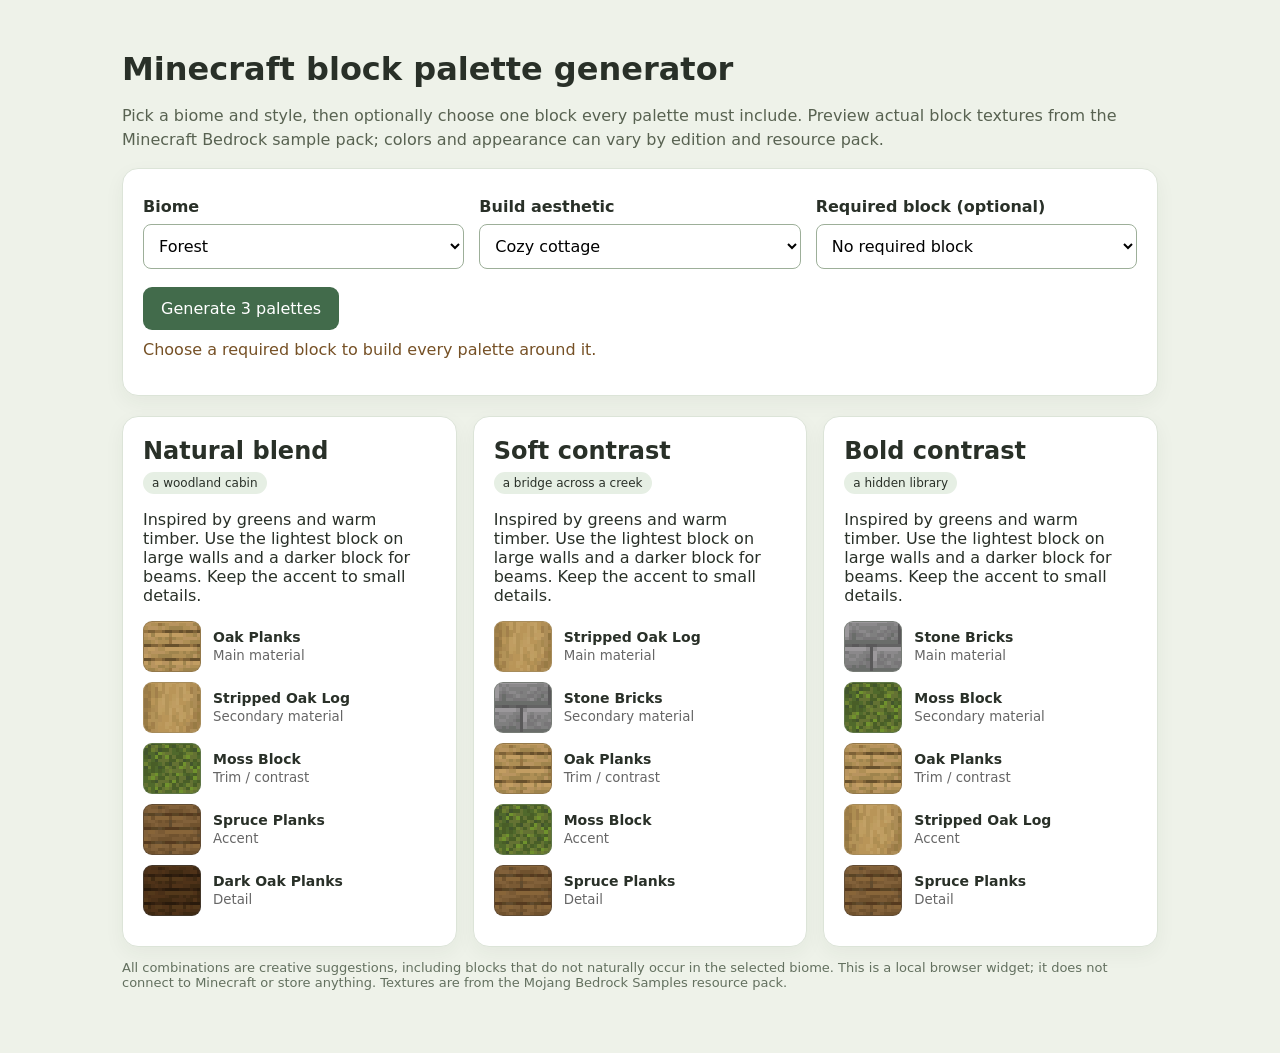
<file: minecraft-palette-generator.html>
<!doctype html><html lang="en"><meta charset="utf-8"><meta name="viewport" content="width=device-width,initial-scale=1"><title>Minecraft Block Palette Generator</title><style>:root{font:16px system-ui;color:#293028;background:#eef2e9}*{box-sizing:border-box}main{max-width:1080px;margin:28px auto;padding:22px}h1{margin:0 0 5px}.intro{color:#586251;line-height:1.5}.controls,.card{background:#fff;border:1px solid #dce4d8;border-radius:16px;padding:20px;box-shadow:0 7px 20px #2642220d}.inputs{display:grid;grid-template-columns:repeat(3,1fr);gap:15px}label{font-weight:650;display:block;margin:8px 0}select,input{width:100%;font:inherit;padding:11px;border-radius:8px;border:1px solid #9daf99;background:white}button{font:inherit;border:0;border-radius:9px;background:#426b4b;color:white;padding:12px 18px;cursor:pointer;margin-top:18px}button:hover{background:#30563a}#results{display:grid;grid-template-columns:repeat(3,1fr);gap:16px;margin-top:20px}.swatch{height:64px;border-radius:9px;border:1px solid #28331e30}.block{display:grid;grid-template-columns:58px 1fr;gap:12px;align-items:center;margin:10px 0}.block .swatch{height:51px;overflow:hidden}.block .swatch img{width:100%;height:100%;object-fit:cover;image-rendering:pixelated}.block strong{display:block;font-size:14px}.block small{color:#666;line-height:1.3}.required{color:#895323}.note{color:#63705f;font-size:13px}.message{min-height:25px;margin:10px 0;color:#765126}h2{margin:0 0 7px}h3{font-size:17px;margin:16px 0 10px}.pill{display:inline-block;background:#e6efe4;border-radius:15px;padding:4px 9px;font-size:12px}@media(max-width:850px){#results{grid-template-columns:1fr}.inputs{grid-template-columns:1fr}}</style><main><h1>Minecraft block palette generator</h1><p class="intro">Pick a biome and style, then optionally choose one block every palette must include. Preview actual block textures from the Minecraft Bedrock sample pack; colors and appearance can vary by edition and resource pack.</p><section class="controls"><div class="inputs"><div><label for="biome">Biome</label><select id="biome"><option value="forest">Forest</option><option value="cherry">Cherry Grove</option><option value="desert">Desert</option><option value="badlands">Badlands</option><option value="taiga">Taiga / snowy forest</option><option value="mangrove">Mangrove Swamp</option><option value="jungle">Jungle</option><option value="pale">Pale Garden</option><option value="nether">Nether</option></select></div><div><label for="style">Build aesthetic</label><select id="style"><option value="cozy">Cozy cottage</option><option value="rustic">Rustic / weathered</option><option value="modern">Modern / clean</option><option value="fantasy">Fantasy / whimsical</option></select></div><div><label for="must">Required block (optional)</label><select id="must"><option value="">No required block</option></select></div></div><button id="generate">Generate 3 palettes</button><p class="message" id="message" role="status"></p></section><div id="results" aria-live="polite"></div><p class="note">All combinations are creative suggestions, including blocks that do not naturally occur in the selected biome. This is a local browser widget; it does not connect to Minecraft or store anything. Textures are from the Mojang Bedrock Samples resource pack.</p></main><script>
const blocks={
'Oak Planks':['#ae8a56','wood'],'Spruce Planks':['#705339','wood'],'Dark Oak Planks':['#4a382d','wood'],'Birch Planks':['#d6c9a2','wood'],'Cherry Planks':['#e6a3ad','wood'],'Mangrove Planks':['#8a4145','wood'],'Jungle Planks':['#aa8052','wood'],'Acacia Planks':['#b6693e','wood'],'Bamboo Mosaic':['#ceb874','wood'],'Pale Oak Planks':['#d4d0c4','wood'],'Crimson Planks':['#79345b','wood'],'Warped Planks':['#388586','wood'],
'Stripped Oak Log':['#c5a16a','wood'],'Stripped Spruce Log':['#aa825c','wood'],'Stripped Dark Oak Log':['#75604e','wood'],'Stripped Birch Log':['#d9d1b6','wood'],'Stripped Cherry Log':['#dcac9d','wood'],'Stripped Mangrove Log':['#a46b62','wood'],'Stripped Jungle Log':['#b69467','wood'],'Stripped Acacia Log':['#bf8061','wood'],'Stripped Pale Oak Log':['#ddd9c9','wood'],
'Stone Bricks':['#8a8d8b','stone'],'Cobblestone':['#777a77','stone'],'Mossy Stone Bricks':['#737d69','stone'],'Andesite':['#999b98','stone'],'Polished Andesite':['#a5a6a1','stone'],'Tuff Bricks':['#777e73','stone'],'Deepslate Tiles':['#44474b','dark'],'Polished Deepslate':['#4d5358','dark'],'Blackstone':['#302c35','dark'],'Basalt':['#4e5055','dark'],
'Sandstone':['#d8c99c','light'],'Smooth Sandstone':['#e5d8aa','light'],'Red Sandstone':['#b87852','warm'],'Smooth Red Sandstone':['#c8855c','warm'],'Terracotta':['#9e6d56','warm'],'Orange Terracotta':['#bd7146','warm'],'Brown Terracotta':['#785344','warm'],'White Terracotta':['#d6c5b6','light'],'Mud Bricks':['#866f66','warm'],'Bricks':['#a65f50','warm'],'Prismarine Bricks':['#5b9d98','accent'],
'Calcite':['#e1dfd8','light'],'Quartz Bricks':['#e5e0d9','light'],'White Concrete':['#e7e8e4','light'],'Gray Concrete':['#4d5053','dark'],'Green Terracotta':['#667258','accent'],'Moss Block':['#6c8650','accent'],'Pale Moss Block':['#a2a89b','accent'],'Pink Concrete':['#dd8fac','accent'],'Pink Terracotta':['#c98e86','accent'],'Cyan Terracotta':['#527b80','accent'],'Blue Terracotta':['#556b98','accent'],'Sea Lantern':['#bedbd1','accent'],'Shroomlight':['#efab6b','accent'],'Glowstone':['#bb9458','accent']};
const textures={"Oak Planks":"[data-uri]","Spruce Planks":"[data-uri]","Dark Oak Planks":"[data-uri]","Birch Planks":"[data-uri]","Cherry Planks":"[data-uri]","Mangrove Planks":"[data-uri]","Jungle Planks":"[data-uri]","Acacia Planks":"[data-uri]","Bamboo Mosaic":"[data-uri]","Pale Oak Planks":"[data-uri]","Crimson Planks":"[data-uri]","Warped Planks":"[data-uri]","Stripped Oak Log":"[data-uri]","Stripped Spruce Log":"[data-uri]","Stripped Dark Oak Log":"[data-uri]","Stripped Birch Log":"[data-uri]","Stripped Cherry Log":"[data-uri]","Stripped Mangrove Log":"[data-uri]","Stripped Jungle Log":"[data-uri]","Stripped Acacia Log":"[data-uri]","Stripped Pale Oak Log":"[data-uri]","Stone Bricks":"[data-uri]","Cobblestone":"[data-uri]","Mossy Stone Bricks":"[data-uri]","Andesite":"[data-uri]","Polished Andesite":"[data-uri]","Tuff Bricks":"[data-uri]","Deepslate Tiles":"[data-uri]","Polished Deepslate":"[data-uri]","Blackstone":"[data-uri]","Basalt":"[data-uri]","Sandstone":"[data-uri]","Smooth Sandstone":"[data-uri]","Red Sandstone":"[data-uri]","Smooth Red Sandstone":"[data-uri]","Terracotta":"[data-uri]","Orange Terracotta":"[data-uri]","Brown Terracotta":"[data-uri]","White Terracotta":"[data-uri]","Mud Bricks":"[data-uri]","Bricks":"[data-uri]","Prismarine Bricks":"[data-uri]","Calcite":"[data-uri]","Quartz Bricks":"[data-uri]","White Concrete":"[data-uri]","Gray Concrete":"[data-uri]","Green Terracotta":"[data-uri]","Moss Block":"[data-uri]","Pale Moss Block":"[data-uri]","Pink Concrete":"[data-uri]","Pink Terracotta":"[data-uri]","Cyan Terracotta":"[data-uri]","Blue Terracotta":"[data-uri]","Sea Lantern":"[data-uri]","Shroomlight":"[data-uri]","Glowstone":"[data-uri]"};
const biomes={forest:{anchor:['Oak Planks','Stripped Oak Log','Stone Bricks','Moss Block'],tone:'greens and warm timber',ideas:['a woodland cabin','a bridge across a creek','a hidden library']},cherry:{anchor:['Cherry Planks','Stripped Cherry Log','Calcite','Pink Terracotta'],tone:'blush pink and soft stone',ideas:['a hillside teahouse','a blossom lookout','a lakeside cottage']},desert:{anchor:['Sandstone','Smooth Sandstone','Terracotta','Bamboo Mosaic'],tone:'sunlit sand and warm clay',ideas:['a shaded courtyard','a trading post','an oasis home']},badlands:{anchor:['Red Sandstone','Terracotta','Orange Terracotta','Acacia Planks'],tone:'rust red and copper orange',ideas:['a canyon outpost','a cliffside workshop','a rail station']},taiga:{anchor:['Spruce Planks','Stripped Spruce Log','Stone Bricks','Deepslate Tiles'],tone:'dark timber and cool rock',ideas:['a snowy lodge','a watchtower','a mountain inn']},mangrove:{anchor:['Mangrove Planks','Stripped Mangrove Log','Mud Bricks','Moss Block'],tone:'deep red, mud, and moss',ideas:['a stilt house','a waterside market','a boardwalk hideout']},jungle:{anchor:['Jungle Planks','Stripped Jungle Log','Bamboo Mosaic','Mossy Stone Bricks'],tone:'honey wood and lush green',ideas:['a canopy base','a temple garden','a riverside shelter']},pale:{anchor:['Pale Oak Planks','Stripped Pale Oak Log','Pale Moss Block','Deepslate Tiles'],tone:'pale wood and shadowy stone',ideas:['a quiet greenhouse','a mysterious manor','a moonlit archway']},nether:{anchor:['Blackstone','Basalt','Crimson Planks','Shroomlight'],tone:'smoky stone and glowing accents',ideas:['a fortress hall','a lava bridge','a portal sanctuary']}};
const styles={cozy:{name:'Cozy',pref:['wood','light','warm'],accent:['Glowstone','Moss Block','Pink Terracotta'],method:'Use the lightest block on large walls and a darker block for beams. Keep the accent to small details.'},rustic:{name:'Rustic',pref:['stone','wood','warm'],accent:['Mossy Stone Bricks','Mud Bricks','Brown Terracotta'],method:'Mix the main wall blocks irregularly, then repeat one timber block on trim and supports.'},modern:{name:'Modern',pref:['light','dark','stone'],accent:['Sea Lantern','Cyan Terracotta','Green Terracotta'],method:'Keep walls broad and simple. Use the darkest block as a narrow frame and one accent for focal points.'},fantasy:{name:'Fantasy',pref:['accent','wood','light'],accent:['Prismarine Bricks','Pink Concrete','Shroomlight'],method:'Repeat the accent in windows, roof details, or towers so the palette feels intentional.'}};
const $=id=>document.getElementById(id);Object.keys(blocks).sort().forEach(name=>{const o=document.createElement('option');o.value=name;o.textContent=name;$('must').append(o)});let rotation=0;
function hexRgb(h){return [1,3,5].map(i=>parseInt(h.slice(i,i+2),16))}function distance(a,b){const x=hexRgb(blocks[a][0]),y=hexRgb(blocks[b][0]);return Math.sqrt(x.reduce((v,n,i)=>v+(n-y[i])**2,0))}function unique(a){return [...new Set(a)]}
function build(biome,style,must,variant){const b=biomes[biome],s=styles[style];const chosen=must?[must]:[];const anchor=b.anchor.slice(variant).concat(b.anchor.slice(0,variant));const featured=anchor.slice(0,2);for(const n of featured)if(n!==must&&!chosen.includes(n))chosen.push(n);
 const score=n=>{let value=(anchor.includes(n)?-95+anchor.indexOf(n)*12:0)+(s.pref.includes(blocks[n][1])?-18:14);if(must){const d=distance(n,must);value+=Math.abs(d-87)*.17;if(d<25)value+=25}return value};
 const pool=unique([...featured,...s.accent.slice(variant%s.accent.length).concat(s.accent.slice(0,variant%s.accent.length)),...Object.keys(blocks).filter(n=>s.pref.includes(blocks[n][1]))]).filter(n=>n!==must).sort((x,y)=>score(x)-score(y));
 for(const n of pool){if(chosen.length>=5)break;if(chosen.some(c=>distance(c,n)<20))continue;chosen.push(n)}
 for(const n of pool){if(chosen.length>=5)break;if(!chosen.includes(n))chosen.push(n)}return chosen.slice(0,5)}
function render(){const biome=$('biome').value,style=$('style').value,must=$('must').value,b=biomes[biome],s=styles[style];$('results').replaceChildren();for(let i=0;i<3;i++){const names=build(biome,style,must,(rotation+i)%b.anchor.length);const card=document.createElement('section');card.className='card';const title=document.createElement('h2');title.textContent=['Natural blend','Soft contrast','Bold contrast'][i];card.append(title);const idea=document.createElement('span');idea.className='pill';idea.textContent=b.ideas[(rotation+i)%b.ideas.length];card.append(idea);const text=document.createElement('p');text.textContent='Inspired by '+b.tone+'. '+s.method;card.append(text);for(let j=0;j<names.length;j++){const name=names[j],row=document.createElement('div');row.className='block';const tile=document.createElement('div');tile.className='swatch';tile.style.background=blocks[name][0];const img=document.createElement('img');img.src=textures[name];img.alt=name+' block texture';img.loading='lazy';tile.append(img);const detail=document.createElement('div'),label=document.createElement('strong');label.textContent=name;if(name===must)label.className='required';const hint=document.createElement('small');hint.textContent=(name===must?'Required block · ':'')+(['Main material','Secondary material','Trim / contrast','Accent','Detail'][j]);detail.append(label,hint);row.append(tile,detail);card.append(row)}$('results').append(card)}$('message').textContent=must?'Every palette includes '+must+'.':'Choose a required block to build every palette around it.'}
$('generate').onclick=()=>{rotation++;render()};$('biome').onchange=$('style').onchange=$('must').onchange=()=>{rotation=0;render()};render();</script></html>
</file>
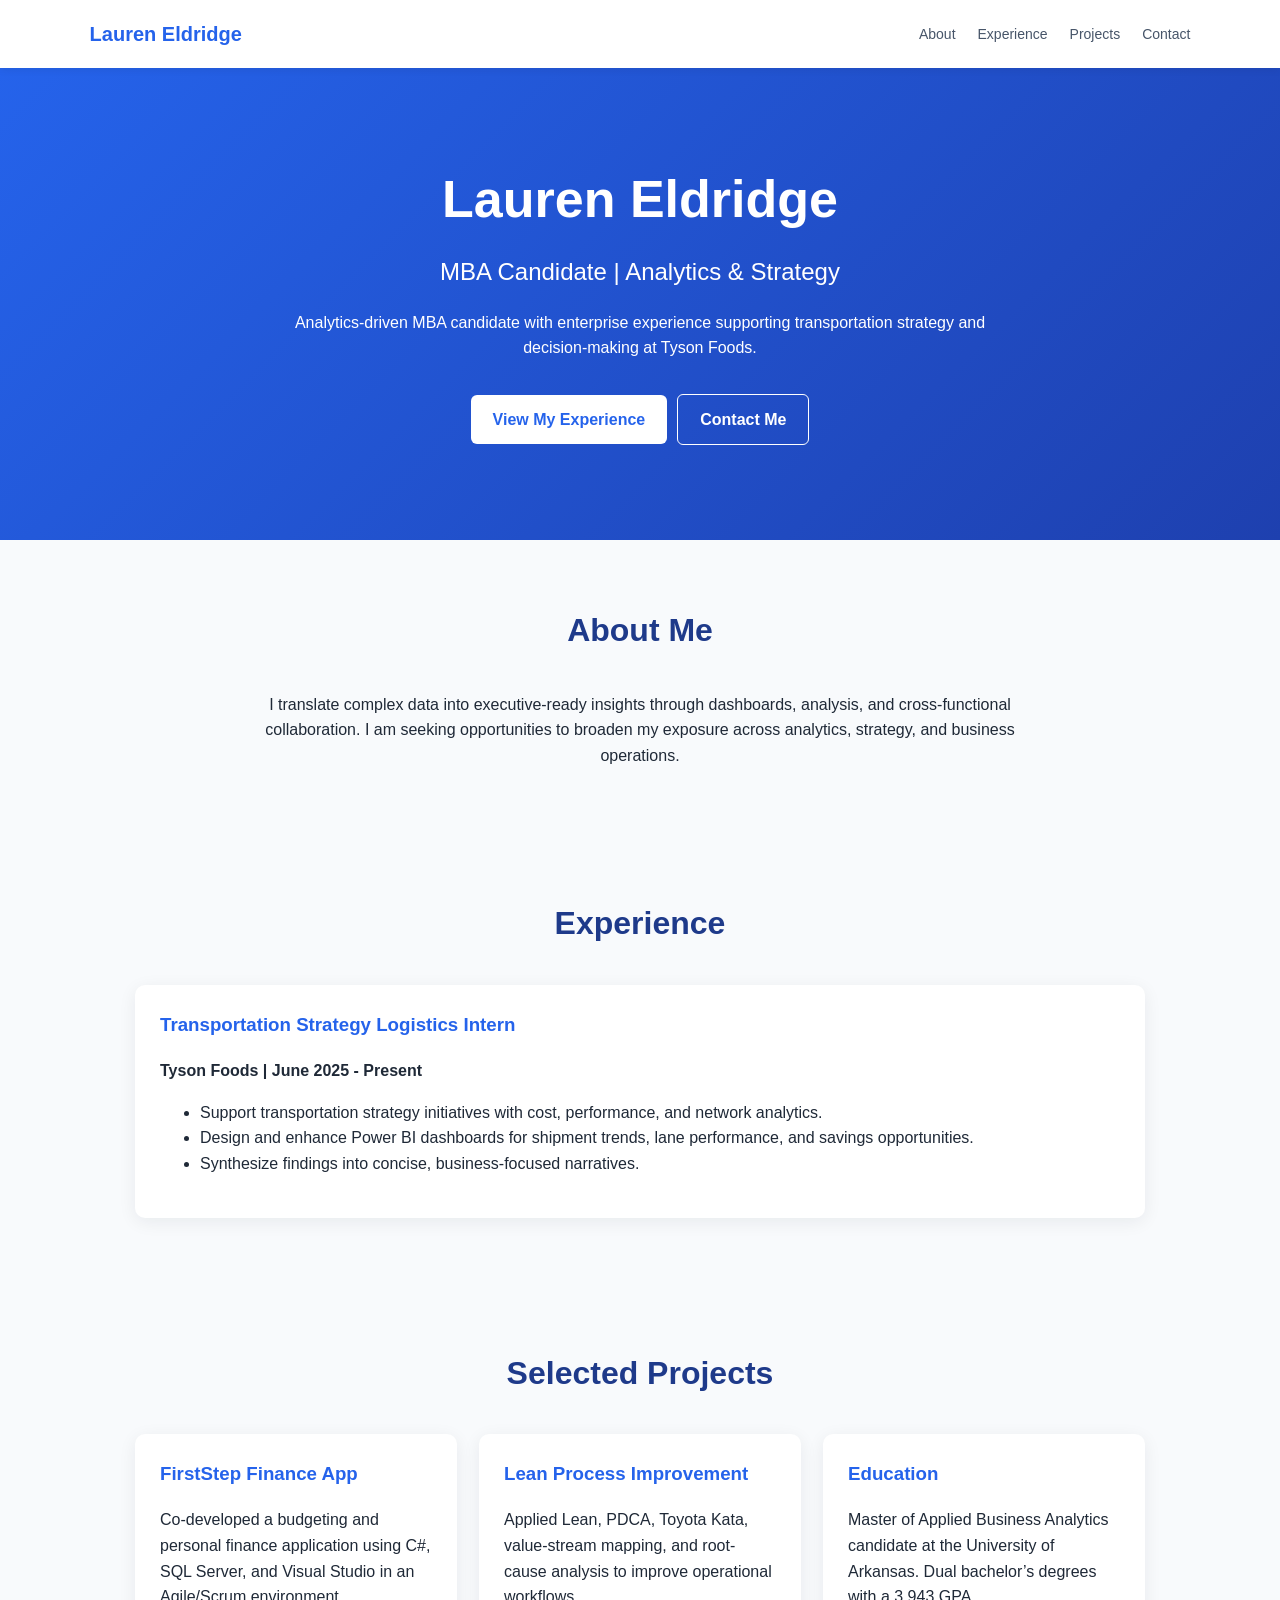
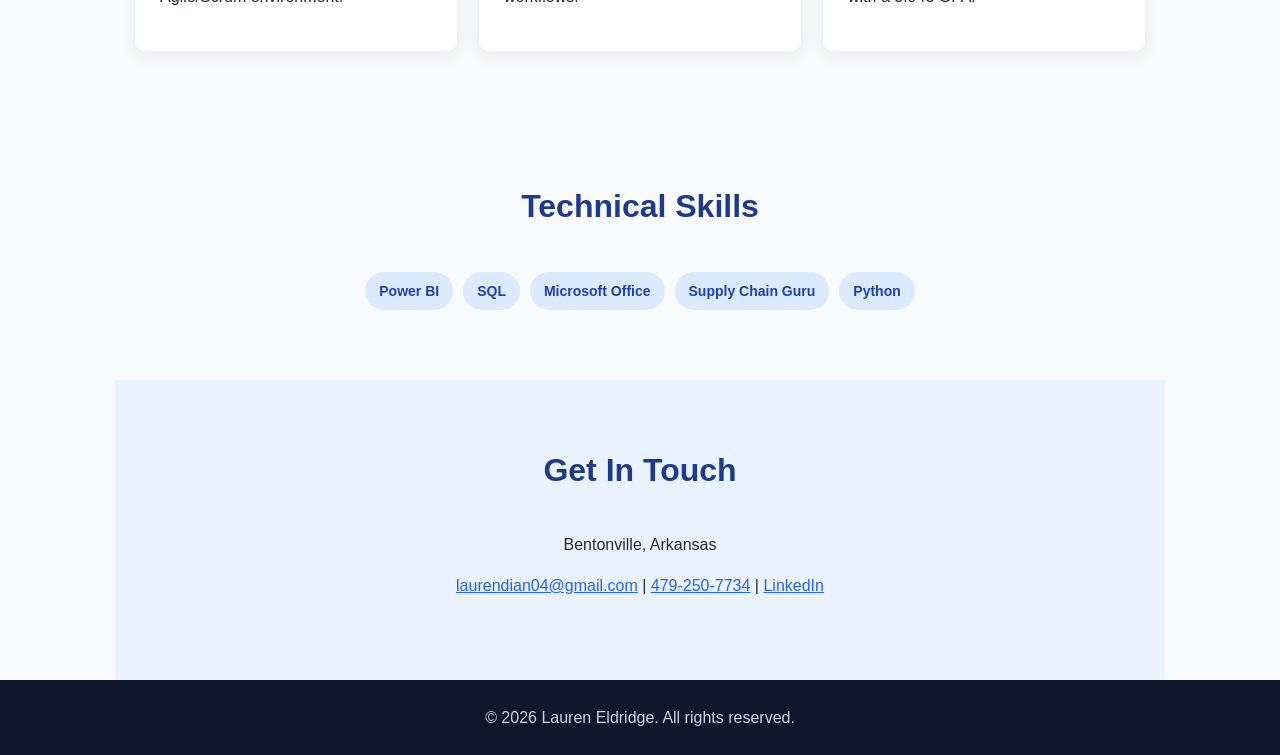
<file: docs/baseline.html>
<!doctype html>
<html lang="en">
<head>
  <meta charset="utf-8">
  <meta name="viewport" content="width=device-width, initial-scale=1">
  <title>Lauren Eldridge - Portfolio</title>
  <link rel="icon" type="image/svg+xml" href="data:image/svg+xml,%3Csvg xmlns='http://www.w3.org/2000/svg' viewBox='0 0 64 64'%3E%3Crect width='64' height='64' rx='12' fill='%232563eb'/%3E%3Ctext x='32' y='41' text-anchor='middle' font-family='Arial' font-weight='700' font-size='28' fill='white'%3ELE%3C/text%3E%3C/svg%3E">
  <style>
    *{box-sizing:border-box}body{margin:0;font-family:Arial,sans-serif;color:#1f2937;background:#f8fafc;line-height:1.6}nav{background:#fff;padding:18px 7%;display:flex;justify-content:space-between;align-items:center;box-shadow:0 2px 8px #0001;position:sticky;top:0}nav strong{color:#2563eb;font-size:20px}nav a{color:#475569;text-decoration:none;margin-left:22px;font-size:14px}.hero{text-align:center;padding:90px 20px;background:linear-gradient(135deg,#2563eb,#1e40af);color:white}.hero h1{font-size:52px;margin:0 0 12px}.hero h2{font-size:24px;font-weight:400;margin:0 0 18px}.hero p{max-width:730px;margin:0 auto 28px}.btn{display:inline-block;padding:12px 22px;background:white;color:#2563eb;text-decoration:none;border-radius:6px;font-weight:bold;margin:5px}.btn.alt{background:transparent;color:white;border:1px solid white}.section{max-width:1050px;margin:auto;padding:65px 20px}.section h2{text-align:center;color:#1e3a8a;font-size:32px;margin:0 0 35px}.grid{display:grid;grid-template-columns:repeat(3,1fr);gap:22px}.card{background:white;padding:25px;border-radius:10px;box-shadow:0 4px 18px #0f172a12}.card h3{color:#2563eb;margin-top:0}.skills{text-align:center}.pill{display:inline-block;padding:8px 14px;margin:5px;background:#dbeafe;color:#1e40af;border-radius:20px;font-weight:bold;font-size:14px}.contact{text-align:center;background:#eaf2ff}.contact a{color:#2563eb}footer{text-align:center;padding:25px;background:#0f172a;color:#cbd5e1}@media(max-width:760px){.grid{grid-template-columns:1fr}.hero h1{font-size:40px}nav div{display:none}}
  </style>
</head>
<body>
  <nav><strong>Lauren Eldridge</strong><div><a href="#about">About</a><a href="#experience">Experience</a><a href="#projects">Projects</a><a href="#contact">Contact</a></div></nav>
  <header class="hero"><h1>Lauren Eldridge</h1><h2>MBA Candidate | Analytics & Strategy</h2><p>Analytics-driven MBA candidate with enterprise experience supporting transportation strategy and decision-making at Tyson Foods.</p><a class="btn" href="#experience">View My Experience</a><a class="btn alt" href="mailto:laurendian04@gmail.com">Contact Me</a></header>
  <section class="section" id="about"><h2>About Me</h2><p style="text-align:center;max-width:800px;margin:auto">I translate complex data into executive-ready insights through dashboards, analysis, and cross-functional collaboration. I am seeking opportunities to broaden my exposure across analytics, strategy, and business operations.</p></section>
  <section class="section" id="experience"><h2>Experience</h2><div class="card"><h3>Transportation Strategy Logistics Intern</h3><strong>Tyson Foods | June 2025 - Present</strong><ul><li>Support transportation strategy initiatives with cost, performance, and network analytics.</li><li>Design and enhance Power BI dashboards for shipment trends, lane performance, and savings opportunities.</li><li>Synthesize findings into concise, business-focused narratives.</li></ul></div></section>
  <section class="section" id="projects"><h2>Selected Projects</h2><div class="grid"><div class="card"><h3>FirstStep Finance App</h3><p>Co-developed a budgeting and personal finance application using C#, SQL Server, and Visual Studio in an Agile/Scrum environment.</p></div><div class="card"><h3>Lean Process Improvement</h3><p>Applied Lean, PDCA, Toyota Kata, value-stream mapping, and root-cause analysis to improve operational workflows.</p></div><div class="card"><h3>Education</h3><p>Master of Applied Business Analytics candidate at the University of Arkansas. Dual bachelor’s degrees with a 3.943 GPA.</p></div></div></section>
  <section class="section skills"><h2>Technical Skills</h2><span class="pill">Power BI</span><span class="pill">SQL</span><span class="pill">Microsoft Office</span><span class="pill">Supply Chain Guru</span><span class="pill">Python</span></section>
  <section class="section contact" id="contact"><h2>Get In Touch</h2><p>Bentonville, Arkansas</p><p><a href="mailto:laurendian04@gmail.com">laurendian04@gmail.com</a> | <a href="tel:+14792507734">479-250-7734</a> | <a href="https://www.linkedin.com/in/eldridgelauren/">LinkedIn</a></p></section>
  <footer>© 2026 Lauren Eldridge. All rights reserved.</footer>
</body>
</html>
</file>
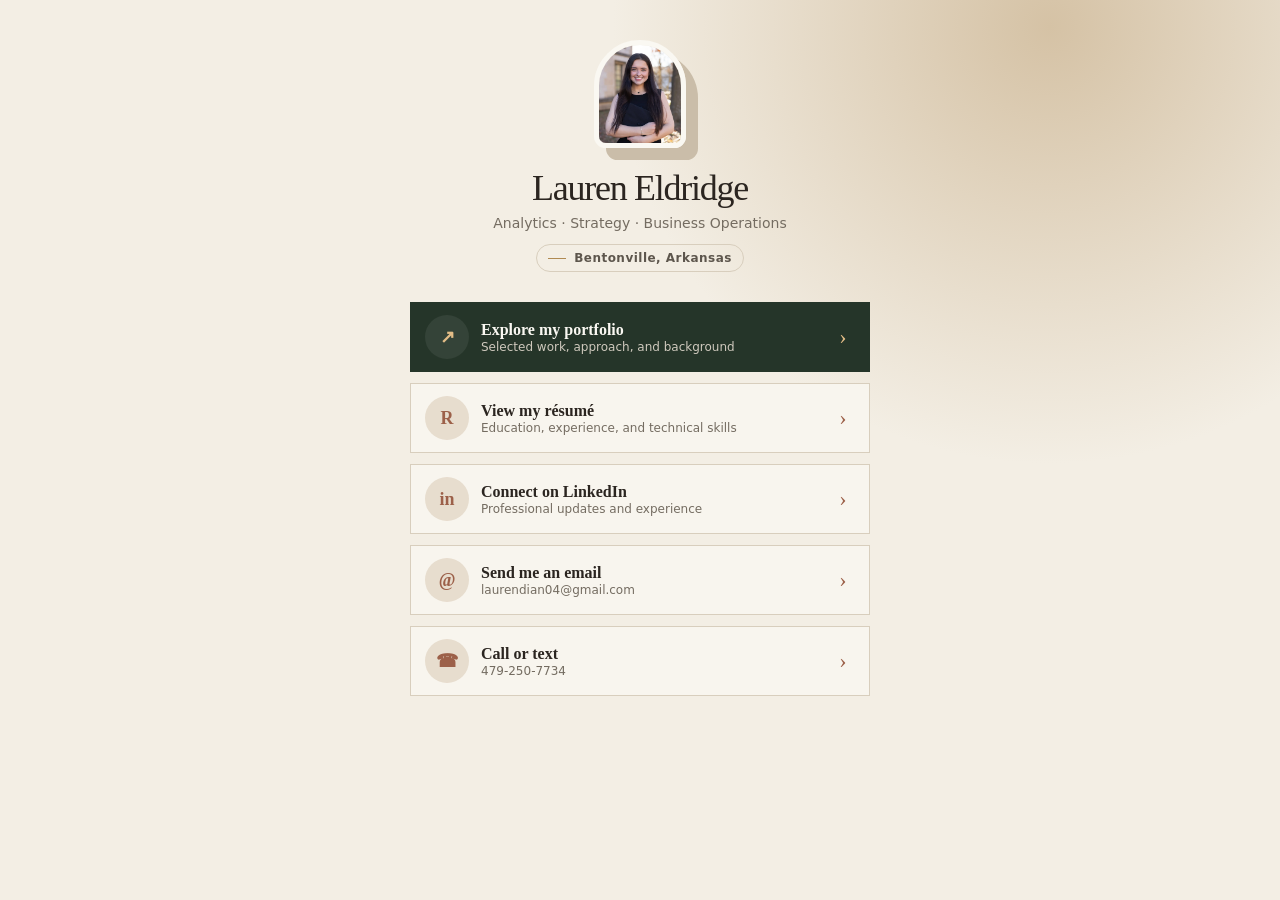
<file: docs/links.html>
<!doctype html>
<html lang="en">
<head>
  <meta charset="utf-8">
  <meta name="viewport" content="width=device-width, initial-scale=1, viewport-fit=cover">
  <meta name="theme-color" content="#253529">
  <meta name="description" content="Quick links for Lauren Eldridge, business analytics and strategy professional.">
  <title>Lauren Eldridge | Quick Links</title>
  <link rel="icon" type="image/svg+xml" href="data:image/svg+xml,%3Csvg xmlns='http://www.w3.org/2000/svg' viewBox='0 0 64 64'%3E%3Crect width='64' height='64' rx='18' fill='%23253529'/%3E%3Cpath d='M17 17v30h27v-8H26V17z' fill='%23f3eee4'/%3E%3C/svg%3E">
  <style>
    :root{--forest:#253529;--ivory:#f3eee4;--paper:#faf8f2;--clay:#9c6049;--gold:#b08a52;--ink:#2b2520;--muted:#746c61;--line:#d8cebd}*{box-sizing:border-box}body{margin:0;min-height:100svh;color:var(--ink);background:radial-gradient(circle at 82% 3%,#d5c2a5 0,transparent 32%),var(--ivory);font-family:Inter,ui-sans-serif,system-ui,-apple-system,"Segoe UI",sans-serif}.shell{width:min(100% - 30px,460px);margin:auto;padding:max(40px,env(safe-area-inset-top)) 0 max(30px,env(safe-area-inset-bottom))}.profile{text-align:center;margin-bottom:30px}.portrait{width:92px;height:108px;margin:0 auto 19px;display:block;object-fit:cover;object-position:center 22%;border:5px solid var(--paper);border-radius:48px 48px 12px 12px;box-shadow:12px 12px 0 #cabda9}.profile h1{margin:0;font-family:Georgia,"Times New Roman",serif;font-size:36px;font-weight:500;letter-spacing:-.035em}.profile p{margin:6px auto 0;color:var(--muted);font-size:14px}.location{display:inline-flex;align-items:center;gap:8px;margin-top:13px;padding:6px 11px;border:1px solid var(--line);border-radius:999px;color:#5d564d;font-size:12px;font-weight:700;letter-spacing:.04em}.location::before{content:"";width:18px;height:1px;background:var(--gold)}.links{display:grid;gap:11px}.link{min-height:68px;padding:12px 14px;display:grid;grid-template-columns:44px 1fr 24px;align-items:center;gap:12px;color:var(--ink);text-decoration:none;border:1px solid var(--line);background:rgba(250,248,242,.8);transition:transform .16s ease,background .16s ease,border-color .16s ease}.link:hover,.link:focus-visible{transform:translateY(-2px);background:var(--paper);border-color:#a8977e}.link.primary{background:var(--forest);color:var(--paper);border-color:var(--forest)}.icon{width:44px;height:44px;display:grid;place-items:center;border-radius:50%;background:#e7ddce;color:var(--clay);font-family:Georgia,"Times New Roman",serif;font-size:18px;font-weight:700}.primary .icon{background:#ffffff12;color:#e3bd87}.label strong{display:block;font-family:Georgia,"Times New Roman",serif;font-size:16px;font-weight:600}.label span{display:block;margin-top:1px;color:var(--muted);font-size:12px}.primary .label span{color:#cfc9bd}.arrow{font-family:Georgia,"Times New Roman",serif;font-size:22px;text-align:center;color:var(--clay)}.primary .arrow{color:#e3bd87}.mini{margin:28px 0 0;text-align:center;color:#8b8276;font-size:12px;letter-spacing:.04em}@media(prefers-reduced-motion:reduce){*{transition:none!important}}
  </style>
</head>
<body>
  <main class="shell">
    <section class="profile" aria-labelledby="name"><img class="portrait" src="assets/lauren-portrait.webp" alt="Lauren Eldridge"><h1 id="name">Lauren Eldridge</h1><p>Analytics · Strategy · Business Operations</p><span class="location">Bentonville, Arkansas</span></section>
    <nav class="links" aria-label="Lauren's links">
      <a class="link primary" href="index.html"><span class="icon" aria-hidden="true">↗</span><span class="label"><strong>Explore my portfolio</strong><span>Selected work, approach, and background</span></span><span class="arrow" aria-hidden="true">›</span></a>
      <a class="link" href="assets/lauren-eldridge-resume.pdf" target="_blank" rel="noopener"><span class="icon" aria-hidden="true">R</span><span class="label"><strong>View my résumé</strong><span>Education, experience, and technical skills</span></span><span class="arrow" aria-hidden="true">›</span></a>
      <a class="link" href="https://www.linkedin.com/in/eldridgelauren/" target="_blank" rel="noopener"><span class="icon" aria-hidden="true">in</span><span class="label"><strong>Connect on LinkedIn</strong><span>Professional updates and experience</span></span><span class="arrow" aria-hidden="true">›</span></a>
      <a class="link" href="mailto:laurendian04@gmail.com"><span class="icon" aria-hidden="true">@</span><span class="label"><strong>Send me an email</strong><span>laurendian04@gmail.com</span></span><span class="arrow" aria-hidden="true">›</span></a>
      <a class="link" href="tel:+14792507734"><span class="icon" aria-hidden="true">☎</span><span class="label"><strong>Call or text</strong><span>479-250-7734</span></span><span class="arrow" aria-hidden="true">›</span></a>
    </nav>
  </main>
</body>
</html>
</file>
<file: docs/styles.css>
:root {
  --ink: #2b2520;
  --forest: #2b3a2d;
  --forest-deep: #1f2c22;
  --ivory: #f3eee4;
  --paper: #faf8f2;
  --clay: #9c6049;
  --gold: #b08a52;
  --muted: #6f695f;
  --line: #d8cebd;
  --white: #fffdf8;
  --shadow: 0 24px 70px rgba(55, 43, 32, .14);
}

* { box-sizing: border-box; }
html { scroll-behavior: smooth; }
body {
  margin: 0;
  color: var(--ink);
  background: var(--ivory);
  font-family: Inter, ui-sans-serif, system-ui, -apple-system, BlinkMacSystemFont, "Segoe UI", sans-serif;
  font-size: 16px;
  line-height: 1.65;
}
a { color: inherit; }
img { max-width: 100%; display: block; }
button, a { -webkit-tap-highlight-color: transparent; }

.site-intro { display: none; }
.js:not(.intro-seen) .site-intro {
  position: fixed;
  inset: 0;
  z-index: 1000;
  display: grid;
  place-items: center;
  overflow: hidden;
  color: var(--paper);
  background: var(--forest-deep);
  animation: intro-exit .7s 3s cubic-bezier(.7,0,.2,1) forwards;
}
.site-intro::before, .site-intro::after { content: ""; position: absolute; border: 1px solid rgba(255,255,255,.14); border-radius: 50%; pointer-events: none; }
.site-intro::before { width: 42vw; height: 42vw; left: -18vw; top: -24vw; box-shadow: 0 0 0 7vw rgba(255,255,255,.025), 0 0 0 14vw rgba(255,255,255,.018); }
.site-intro::after { width: 34vw; height: 34vw; right: -15vw; bottom: -19vw; box-shadow: 0 0 0 7vw rgba(176,138,82,.05); }
.intro-inner { position: relative; z-index: 2; width: min(800px, calc(100% - 3rem)); }
.intro-label { margin-bottom: 2rem; color: #dfbb83; font-size: .75rem; font-weight: 850; letter-spacing: .2em; text-transform: uppercase; animation: intro-rise .55s .15s both; }
.intro-message { display: grid; font-family: Georgia, "Times New Roman", serif; font-size: clamp(3.4rem, 9vw, 8.5rem); line-height: .86; letter-spacing: -.06em; }
.intro-message span { display: block; animation: intro-rise .75s cubic-bezier(.2,.8,.2,1) both; }
.intro-message span:nth-child(2) { color: #d7ad77; animation-delay: .34s; }
.intro-bars { height: 96px; margin: 2.2rem 0 1rem; display: flex; align-items: end; gap: clamp(.45rem, 1.4vw, .9rem); }
.intro-bars i { flex: 1; height: var(--bar, 50%); max-width: 54px; background: var(--clay); transform-origin: bottom; animation: bar-rise .6s cubic-bezier(.2,.9,.3,1) both; }
.intro-bars i:nth-child(1) { --bar: 24%; animation-delay: .42s; }
.intro-bars i:nth-child(2) { --bar: 43%; animation-delay: .5s; }
.intro-bars i:nth-child(3) { --bar: 35%; animation-delay: .58s; }
.intro-bars i:nth-child(4) { --bar: 62%; animation-delay: .66s; }
.intro-bars i:nth-child(5) { --bar: 55%; animation-delay: .74s; }
.intro-bars i:nth-child(6) { --bar: 78%; animation-delay: .82s; }
.intro-bars i:nth-child(7) { --bar: 96%; animation-delay: .9s; background: #dfbb83; }
.intro-foot { color: #aaa797; font-size: .75rem; font-weight: 750; letter-spacing: .14em; text-transform: uppercase; animation: intro-rise .55s .95s both; }
.intro-skip { position: absolute; z-index: 3; top: 1.35rem; right: 1.35rem; padding: .58rem .8rem; color: var(--paper); background: transparent; border: 1px solid rgba(255,255,255,.36); font: inherit; font-size: .73rem; font-weight: 800; letter-spacing: .08em; text-transform: uppercase; cursor: pointer; }
.intro-skip:hover, .intro-skip:focus-visible { background: var(--paper); color: var(--forest-deep); }
.intro-done .site-intro { display: none !important; }
@keyframes intro-rise { from { opacity: 0; transform: translateY(32px); } to { opacity: 1; transform: translateY(0); } }
@keyframes bar-rise { from { transform: scaleY(0); opacity: .2; } to { transform: scaleY(1); opacity: 1; } }
@keyframes intro-exit { to { opacity: 0; visibility: hidden; transform: translateY(-4%); } }

.scroll-progress { position: fixed; z-index: 60; left: 0; right: 0; top: 0; height: 3px; background: transparent; pointer-events: none; }
.scroll-progress span { display: block; width: 100%; height: 100%; background: linear-gradient(90deg,var(--clay),var(--gold)); transform: scaleX(0); transform-origin: left; }

.skip-link {
  position: absolute;
  left: 1rem;
  top: -4rem;
  z-index: 100;
  padding: .75rem 1rem;
  background: var(--clay);
  color: white;
  font-weight: 800;
}
.skip-link:focus { top: 1rem; }

.site-header {
  position: sticky;
  top: 0;
  z-index: 30;
  border-bottom: 1px solid rgba(116, 101, 79, .2);
  background: rgba(243, 238, 228, .93);
  backdrop-filter: blur(16px);
}
.nav {
  width: min(1180px, calc(100% - 2.5rem));
  min-height: 76px;
  margin: auto;
  display: flex;
  align-items: center;
  justify-content: space-between;
  gap: 2rem;
}
.brand {
  display: inline-flex;
  align-items: center;
  gap: .72rem;
  color: var(--forest-deep);
  text-decoration: none;
  font-family: Georgia, "Times New Roman", serif;
  font-size: 1.05rem;
  font-weight: 700;
}
.brand-mark {
  display: grid;
  place-items: center;
  width: 2.15rem;
  height: 2.15rem;
  border-radius: 50% 50% 10% 50%;
  background: var(--forest);
  color: var(--ivory);
  font-family: Inter, ui-sans-serif, system-ui, sans-serif;
  font-size: .69rem;
  font-weight: 850;
  transform: rotate(-5deg);
}
.nav-links { display: flex; align-items: center; gap: 1.6rem; }
.nav-links a {
  text-decoration: none;
  color: #554e44;
  font-size: .82rem;
  font-weight: 750;
  letter-spacing: .04em;
  text-transform: uppercase;
}
.nav-links a:hover, .nav-links a:focus-visible { color: var(--clay); }
.nav-links .nav-cta {
  padding: .74rem 1.05rem;
  border: 1px solid var(--forest);
  color: var(--forest);
}

.hero {
  width: min(1180px, calc(100% - 2.5rem));
  margin: 0 auto;
  padding: clamp(4rem, 8vw, 7.6rem) 0 clamp(4.5rem, 8vw, 7rem);
  display: grid;
  grid-template-columns: 1.08fr .92fr;
  gap: clamp(2.5rem, 7vw, 7rem);
  align-items: center;
}
.eyebrow {
  margin: 0 0 1.15rem;
  color: var(--clay);
  font-size: .72rem;
  font-weight: 850;
  letter-spacing: .19em;
  text-transform: uppercase;
}
h1, h2, h3, p { margin-top: 0; }
h1, h2, .profile-copy .lead, .contact h2, .work-card h3 {
  font-family: Georgia, "Times New Roman", serif;
  font-weight: 500;
}
h1 {
  max-width: 760px;
  margin-bottom: 1.55rem;
  color: var(--forest-deep);
  font-size: clamp(3.35rem, 7vw, 6.9rem);
  line-height: .94;
  letter-spacing: -.054em;
}
.hero-highlight { position: relative; z-index: 0; white-space: nowrap; }
.hero-highlight::after { content: ""; position: absolute; z-index: -1; left: -.03em; right: -.03em; bottom: .08em; height: .15em; background: #d7ad77; transform: scaleX(0); transform-origin: left; animation: highlight-in .85s 3.45s cubic-bezier(.2,.8,.2,1) forwards; }
@keyframes highlight-in { to { transform: scaleX(1); } }
.hero-copy {
  max-width: 630px;
  margin-bottom: 1.9rem;
  color: var(--muted);
  font-size: clamp(1.05rem, 1.5vw, 1.2rem);
}
.button-row { display: flex; flex-wrap: wrap; gap: .8rem; margin-bottom: 2rem; }
.button {
  display: inline-flex;
  align-items: center;
  justify-content: center;
  min-height: 48px;
  padding: .78rem 1.2rem;
  border: 1px solid var(--forest);
  border-radius: 0;
  text-decoration: none;
  font-size: .82rem;
  font-weight: 800;
  letter-spacing: .045em;
  text-transform: uppercase;
  transition: transform .18s ease, box-shadow .18s ease, background .18s ease;
}
.button:hover { transform: translateY(-2px); box-shadow: 0 10px 24px rgba(55, 43, 32, .14); }
.button.primary { background: var(--forest); color: var(--white); }
.button.secondary { background: transparent; color: var(--forest); }
.hero-facts { display: flex; flex-wrap: wrap; gap: .65rem 1.5rem; color: #625a50; font-size: .83rem; font-weight: 700; }
.hero-facts span { display: inline-flex; align-items: center; gap: .55rem; }
.hero-facts span::before { content: ""; width: 20px; height: 1px; background: var(--gold); }
.hero-visual {
  position: relative;
  min-height: 620px;
  overflow: hidden;
  border-radius: 15rem 15rem 1.3rem 1.3rem;
  background: #d9cfbd;
  box-shadow: var(--shadow);
}
.hero-visual::before {
  content: "";
  position: absolute;
  inset: 14px;
  z-index: 1;
  border: 1px solid rgba(255, 253, 248, .62);
  border-radius: 14rem 14rem .85rem .85rem;
  pointer-events: none;
}
.hero-visual img { width: 100%; height: 100%; min-height: 620px; object-fit: cover; object-position: center 22%; }
.visual-caption {
  position: absolute;
  z-index: 2;
  left: 1.2rem;
  right: 1.2rem;
  bottom: 1.2rem;
  padding: 1rem 1.1rem;
  display: flex;
  align-items: center;
  justify-content: space-between;
  gap: 1rem;
  color: var(--forest-deep);
  background: rgba(250, 248, 242, .9);
  border: 1px solid rgba(61, 54, 46, .18);
  backdrop-filter: blur(14px);
}
.visual-caption strong { font-family: Georgia, "Times New Roman", serif; font-size: 1rem; font-weight: 600; }
.visual-caption span { color: var(--clay); font-size: .69rem; font-weight: 800; text-transform: uppercase; letter-spacing: .14em; }

.marquee { overflow: hidden; padding: .9rem 0 .8rem; color: var(--forest-deep); background: #d8c7aa; border-top: 1px solid rgba(46,37,31,.16); border-bottom: 1px solid rgba(46,37,31,.16); }
.marquee-track { width: max-content; display: flex; align-items: center; gap: 1.2rem; animation: marquee-move 22s linear infinite; }
.marquee-track span { font-family: Georgia, "Times New Roman", serif; font-size: clamp(1.5rem, 3vw, 2.65rem); letter-spacing: -.03em; }
.marquee-track b { color: var(--clay); font-size: 1rem; }
.marquee:hover .marquee-track { animation-play-state: paused; }
@keyframes marquee-move { to { transform: translateX(-50%); } }

.roots {
  padding: clamp(4.6rem, 8vw, 7rem) max(1.25rem, calc((100% - 1180px) / 2));
  background: var(--paper);
  border-top: 1px solid var(--line);
}
.roots-intro { display: grid; grid-template-columns: .74fr 1.36fr; column-gap: 3.5rem; align-items: start; margin-bottom: 2.5rem; }
.roots-intro .eyebrow { grid-column: 1; }
.roots-intro h2 { grid-column: 1; margin: 0; color: var(--forest-deep); font-size: clamp(2.4rem, 4.8vw, 4.8rem); line-height: .98; letter-spacing: -.045em; }
.roots-intro > p:last-child { grid-column: 2; grid-row: 2; max-width: 580px; margin: .35rem 0 0; color: var(--muted); font-size: 1.05rem; }
.roots-grid { display: grid; grid-template-columns: 1fr 1fr; gap: 1rem; }
.roots-card {
  position: relative;
  min-height: 570px;
  overflow: hidden;
  border: 1px solid rgba(46,37,31,.14);
  box-shadow: 0 20px 50px rgba(55,43,32,.08);
  color: var(--forest-deep);
  background: #e8dfd1;
}
.roots-card::before { content: ""; position: absolute; z-index: 2; inset: 0 0 auto; height: 6px; background: var(--forest); }
.roots-card::after { position: absolute; right: -1rem; bottom: -2.4rem; z-index: 0; color: var(--forest-deep); font-family: Georgia, "Times New Roman", serif; font-size: clamp(4.5rem, 9vw, 8rem); line-height: 1; letter-spacing: -.08em; opacity: .04; white-space: nowrap; pointer-events: none; }
.arkansas-card { background: #e2d8c9; }
.arkansas-card::after { content: "ARKANSAS"; }
.tyson-card { background: #ece5da; }
.tyson-card::before { background: var(--clay); }
.tyson-card::after { content: "TYSON"; }
.roots-card > * { position: relative; z-index: 1; }
.roots-brand-media { height: 160px; overflow: hidden; border-bottom: 1px solid rgba(46,37,31,.14); background: #d2c4af; }
.roots-brand-media img { width: 100%; height: 100%; }
.arkansas-media { display: grid; place-items: center; background: #d8cbb8; }
.arkansas-media img { width: 145px; height: 145px; object-fit: contain; filter: contrast(1.05); }
.tyson-media { position: relative; background: var(--forest-deep); }
.tyson-media::after { content: ""; position: absolute; inset: 0; background: rgba(31,44,34,.18); pointer-events: none; }
.tyson-media img { object-fit: cover; object-position: center; filter: saturate(.55) sepia(.12) contrast(.92) brightness(.82); }
.roots-card-content { min-height: 410px; padding: clamp(1.6rem, 3.2vw, 2.7rem); display: flex; flex-direction: column; justify-content: space-between; }
.roots-card-top { display: flex; align-items: center; justify-content: space-between; gap: 1rem; margin-bottom: 2.35rem; }
.roots-label { font-size: .72rem; font-weight: 850; letter-spacing: .15em; text-transform: uppercase; }
.roots-code { min-width: 74px; padding: .45rem .65rem; border: 1px solid currentColor; text-align: center; font-size: .66rem; font-weight: 900; letter-spacing: .13em; }
.arkansas-card .roots-code { color: var(--forest); border-color: rgba(43,58,45,.42); }
.tyson-card .roots-code { color: var(--clay); border-color: rgba(156,96,73,.45); }
.roots-kicker { margin-bottom: .65rem; color: inherit; font-size: .7rem; font-weight: 850; letter-spacing: .14em; text-transform: uppercase; opacity: .72; }
.roots-card h3 { max-width: 500px; margin-bottom: 1rem; font-size: clamp(2rem, 3.6vw, 3.45rem); line-height: .98; letter-spacing: -.04em; }
.roots-card p:not(.roots-kicker) { max-width: 560px; margin-bottom: 2rem; }
.roots-card p:not(.roots-kicker) { color: #62584e; }
.roots-proof { padding-top: 1rem; display: flex; justify-content: space-between; gap: 1rem; border-top: 1px solid currentColor; }
.roots-card .roots-proof { border-color: rgba(46,37,31,.18); }
.roots-proof strong { font-family: Georgia, "Times New Roman", serif; font-size: 1.05rem; font-weight: 600; }
.roots-proof span { font-size: .72rem; font-weight: 800; letter-spacing: .08em; text-align: right; text-transform: uppercase; opacity: .75; }

.section { padding: clamp(4.8rem, 8vw, 7rem) max(1.25rem, calc((100% - 1180px) / 2)); }
.section.dark { color: var(--white); background: var(--forest-deep); }
.section.white { background: var(--paper); }
.section-heading { display: grid; grid-template-columns: .76fr 1.24fr; gap: 3.5rem; margin-bottom: 3.3rem; align-items: end; }
.section-heading h2 { margin: 0; font-size: clamp(2.4rem, 4.4vw, 4.35rem); line-height: 1.02; letter-spacing: -.04em; }
.section-heading p:not(.eyebrow) { margin: 0; color: var(--muted); max-width: 650px; }
.dark .section-heading p:not(.eyebrow) { color: #cfc7b8; }
.dark .eyebrow { color: #d7ad77; }

.work-grid { display: grid; grid-template-columns: repeat(12, 1fr); gap: 1rem; }
.work-card {
  min-height: 340px;
  padding: clamp(1.5rem, 3vw, 2.4rem);
  display: flex;
  flex-direction: column;
  justify-content: space-between;
  color: var(--forest-deep);
  background: #ece4d7;
  border: 1px solid rgba(255,255,255,.1);
  border-radius: .25rem;
  overflow: hidden;
}
.work-card:nth-child(1) { grid-column: span 7; background: #e9dfd0; }
.work-card:nth-child(2) { grid-column: span 5; background: #c6b293; }
.work-card:nth-child(3) { grid-column: span 12; min-height: 260px; color: var(--white); background: #713f31; }
.work-card-featured { padding: 0; }
.work-image { width: 100%; height: 250px; object-fit: cover; object-position: center 42%; border-bottom: 1px solid rgba(50,42,34,.12); }
.work-card-body { flex: 1; padding: clamp(1.5rem, 3vw, 2.4rem); display: flex; flex-direction: column; justify-content: space-between; }
.card-kicker { color: var(--clay); font-size: .7rem; font-weight: 850; letter-spacing: .14em; text-transform: uppercase; }
.work-card:nth-child(3) .card-kicker { color: #efd0a8; }
.work-card h3 { margin: .72rem 0 1rem; font-size: clamp(1.7rem, 2.6vw, 2.65rem); line-height: 1.05; letter-spacing: -.03em; }
.work-card p { max-width: 720px; color: #60574d; }
.work-card:nth-child(3) p { color: #eadbd0; }
.tags { display: flex; flex-wrap: wrap; gap: .45rem; margin-top: 1.3rem; }
.tag { padding: .34rem .62rem; border: 1px solid rgba(50,42,34,.2); border-radius: 999px; color: #4f473e; font-size: .74rem; font-weight: 750; }
.work-card:nth-child(3) .tag { color: #f7e9dc; border-color: rgba(255,255,255,.25); }

.principles { display: grid; grid-template-columns: repeat(3, 1fr); gap: 1rem; }
.principle { padding: 1.7rem; border-top: 2px solid var(--forest); background: var(--ivory); }
.principle .number { color: var(--clay); font-family: Georgia, "Times New Roman", serif; font-size: 1rem; font-weight: 700; }
.principle h3 { margin: 1rem 0 .65rem; font-family: Georgia, "Times New Roman", serif; font-size: 1.5rem; font-weight: 500; }
.principle p { margin-bottom: 0; color: var(--muted); }

.profile-grid { display: grid; grid-template-columns: 1.12fr .88fr; gap: clamp(2rem, 6vw, 6rem); }
.about-side { display: grid; gap: 2rem; align-self: start; }
.about-photo { position: relative; margin: 0 0 0 2rem; overflow: hidden; border-radius: 9rem 9rem .25rem .25rem; box-shadow: -18px 18px 0 #d7c9b5; }
.about-photo img { width: 100%; height: 390px; object-fit: cover; object-position: center 34%; }
.about-photo figcaption { position: absolute; left: 1rem; right: 1rem; bottom: 1rem; padding: .85rem 1rem; color: var(--forest-deep); background: rgba(250,248,242,.9); border: 1px solid rgba(61,54,46,.18); font-family: Georgia, "Times New Roman", serif; font-size: .95rem; backdrop-filter: blur(12px); }
.profile-copy .lead { font-size: clamp(1.75rem, 3vw, 2.65rem); line-height: 1.25; letter-spacing: -.025em; color: var(--forest-deep); }
.profile-copy p { color: var(--muted); }
.interest-list { display: grid; gap: .2rem; margin-top: 1.8rem; border-top: 1px solid var(--line); }
.interest { display: flex; align-items: center; justify-content: space-between; gap: 1rem; padding: 1rem 0; border-bottom: 1px solid var(--line); font-weight: 750; }
.interest span:last-child { color: var(--clay); font-size: .69rem; letter-spacing: .11em; text-transform: uppercase; }
.details-panel { padding: 2rem; background: var(--forest); color: white; border-radius: .25rem; align-self: start; box-shadow: 18px 18px 0 #d7c9b5; }
.details-panel h3 { margin-bottom: 1.4rem; font-family: Georgia, "Times New Roman", serif; font-size: 1.5rem; font-weight: 500; }
.detail { padding: 1.08rem 0; border-top: 1px solid rgba(255,255,255,.14); }
.detail small { display: block; color: #dfbb83; font-size: .68rem; font-weight: 850; letter-spacing: .13em; text-transform: uppercase; }
.detail strong { display: block; margin-top: .3rem; font-family: Georgia, "Times New Roman", serif; font-size: 1.03rem; font-weight: 600; }
.detail span { color: #d4d4c8; font-size: .9rem; }
.skill-cloud { display: flex; flex-wrap: wrap; gap: .5rem; margin-top: 1.2rem; }
.skill-cloud span { padding: .42rem .62rem; background: rgba(255,255,255,.08); border-radius: 999px; font-family: Inter, ui-sans-serif, system-ui, sans-serif; font-size: .79rem; color: #ece7dc; }

.contact {
  overflow: hidden;
  position: relative;
  padding: clamp(5rem, 9vw, 8rem) 1.25rem;
  text-align: center;
  color: var(--white);
  background: var(--clay);
}
.contact::before { content: ""; position: absolute; width: 440px; height: 440px; left: -180px; top: -240px; border: 1px solid rgba(255,255,255,.28); border-radius: 50%; box-shadow: 0 0 0 75px rgba(255,255,255,.045), 0 0 0 150px rgba(255,255,255,.025); }
.contact-inner { position: relative; z-index: 1; max-width: 800px; margin: auto; }
.contact h2 { margin-bottom: 1.2rem; font-size: clamp(3rem, 6vw, 6rem); line-height: .97; letter-spacing: -.055em; }
.contact p { max-width: 620px; margin: 0 auto 1.8rem; color: #f5e9de; font-size: 1.08rem; }
.contact .button.primary { background: var(--paper); color: var(--forest-deep); border-color: var(--paper); }
.contact .button.secondary { color: white; border-color: rgba(255,255,255,.8); }

.site-footer { padding: 2rem max(1.25rem, calc((100% - 1180px) / 2)); display: flex; justify-content: space-between; gap: 1rem; background: var(--forest-deep); color: #aaa797; font-size: .78rem; }
.site-footer a { color: #e7e0d3; text-decoration: none; }

.reveal-target { opacity: 0; transform: translateY(34px); transition: opacity .72s ease, transform .72s cubic-bezier(.2,.8,.2,1); }
.reveal-target.reveal-left { transform: translateX(-34px); }
.reveal-target.reveal-right { transform: translateX(34px); }
.reveal-target.is-visible { opacity: 1; transform: translate(0,0); }
.tilt-card { --tilt-x: 0deg; --tilt-y: 0deg; transform: perspective(1100px) rotateX(var(--tilt-x)) rotateY(var(--tilt-y)); transform-style: preserve-3d; transition: transform .22s ease, box-shadow .22s ease; will-change: transform; }
.tilt-card:hover { box-shadow: 0 28px 70px rgba(40,31,24,.18); }
.work-card.tilt-card { transform-origin: center; }
.about-photo.tilt-card { transform: perspective(1100px) rotate(-1.6deg) rotateX(var(--tilt-x)) rotateY(var(--tilt-y)); }
.about-photo.tilt-card:hover { transform: perspective(1100px) rotate(0deg) rotateX(var(--tilt-x)) rotateY(var(--tilt-y)); }

@media (max-width: 860px) {
  .nav-links a:not(.nav-cta) { display: none; }
  .hero { grid-template-columns: 1fr; padding-top: 3.8rem; }
  .hero-visual, .hero-visual img { min-height: 520px; }
  .hero-visual { border-radius: 12rem 12rem 1.2rem 1.2rem; }
  .hero-visual::before { border-radius: 11rem 11rem .8rem .8rem; }
  .roots-intro, .section-heading, .profile-grid { grid-template-columns: 1fr; gap: 1.5rem; }
  .roots-intro .eyebrow, .roots-intro h2, .roots-intro > p:last-child { grid-column: 1; grid-row: auto; }
  .roots-grid { grid-template-columns: 1fr; }
  .roots-card { min-height: 0; }
  .roots-card-content { min-height: 390px; }
  .work-card:nth-child(n) { grid-column: span 12; }
  .principles { grid-template-columns: 1fr; }
  .details-panel { box-shadow: 10px 10px 0 #d7c9b5; }
  .about-photo { margin-left: 0; box-shadow: 10px 10px 0 #d7c9b5; }
}
@media (max-width: 540px) {
  .nav { width: min(100% - 2rem, 1180px); }
  .brand .brand-text { font-size: .94rem; }
  h1 { font-size: clamp(3.2rem, 16vw, 4.4rem); }
  .hero { width: min(100% - 2rem, 1180px); }
  .hero-visual, .hero-visual img { min-height: 430px; }
  .visual-caption { flex-direction: column; align-items: flex-start; gap: .15rem; }
  .button { width: 100%; }
  .hero-facts { display: grid; }
  .hero-highlight { white-space: normal; }
  .intro-message { font-size: clamp(3rem, 15vw, 4.7rem); }
  .intro-bars { height: 70px; }
  .roots-card-content { min-height: 370px; padding: 1.5rem; }
  .roots-brand-media { height: 135px; }
  .arkansas-media img { width: 124px; height: 124px; }
  .roots-card h3 { font-size: 2.2rem; }
  .roots-proof { align-items: flex-end; }
  .site-footer { flex-direction: column; }
}

@media (prefers-reduced-motion: reduce) {
  html { scroll-behavior: auto; }
  *, *::before, *::after { transition-duration: .01ms !important; animation-duration: .01ms !important; }
  .site-intro { display: none !important; }
  .reveal-target { opacity: 1 !important; transform: none !important; }
  .tilt-card, .about-photo.tilt-card { transform: none !important; }
}
</file>
